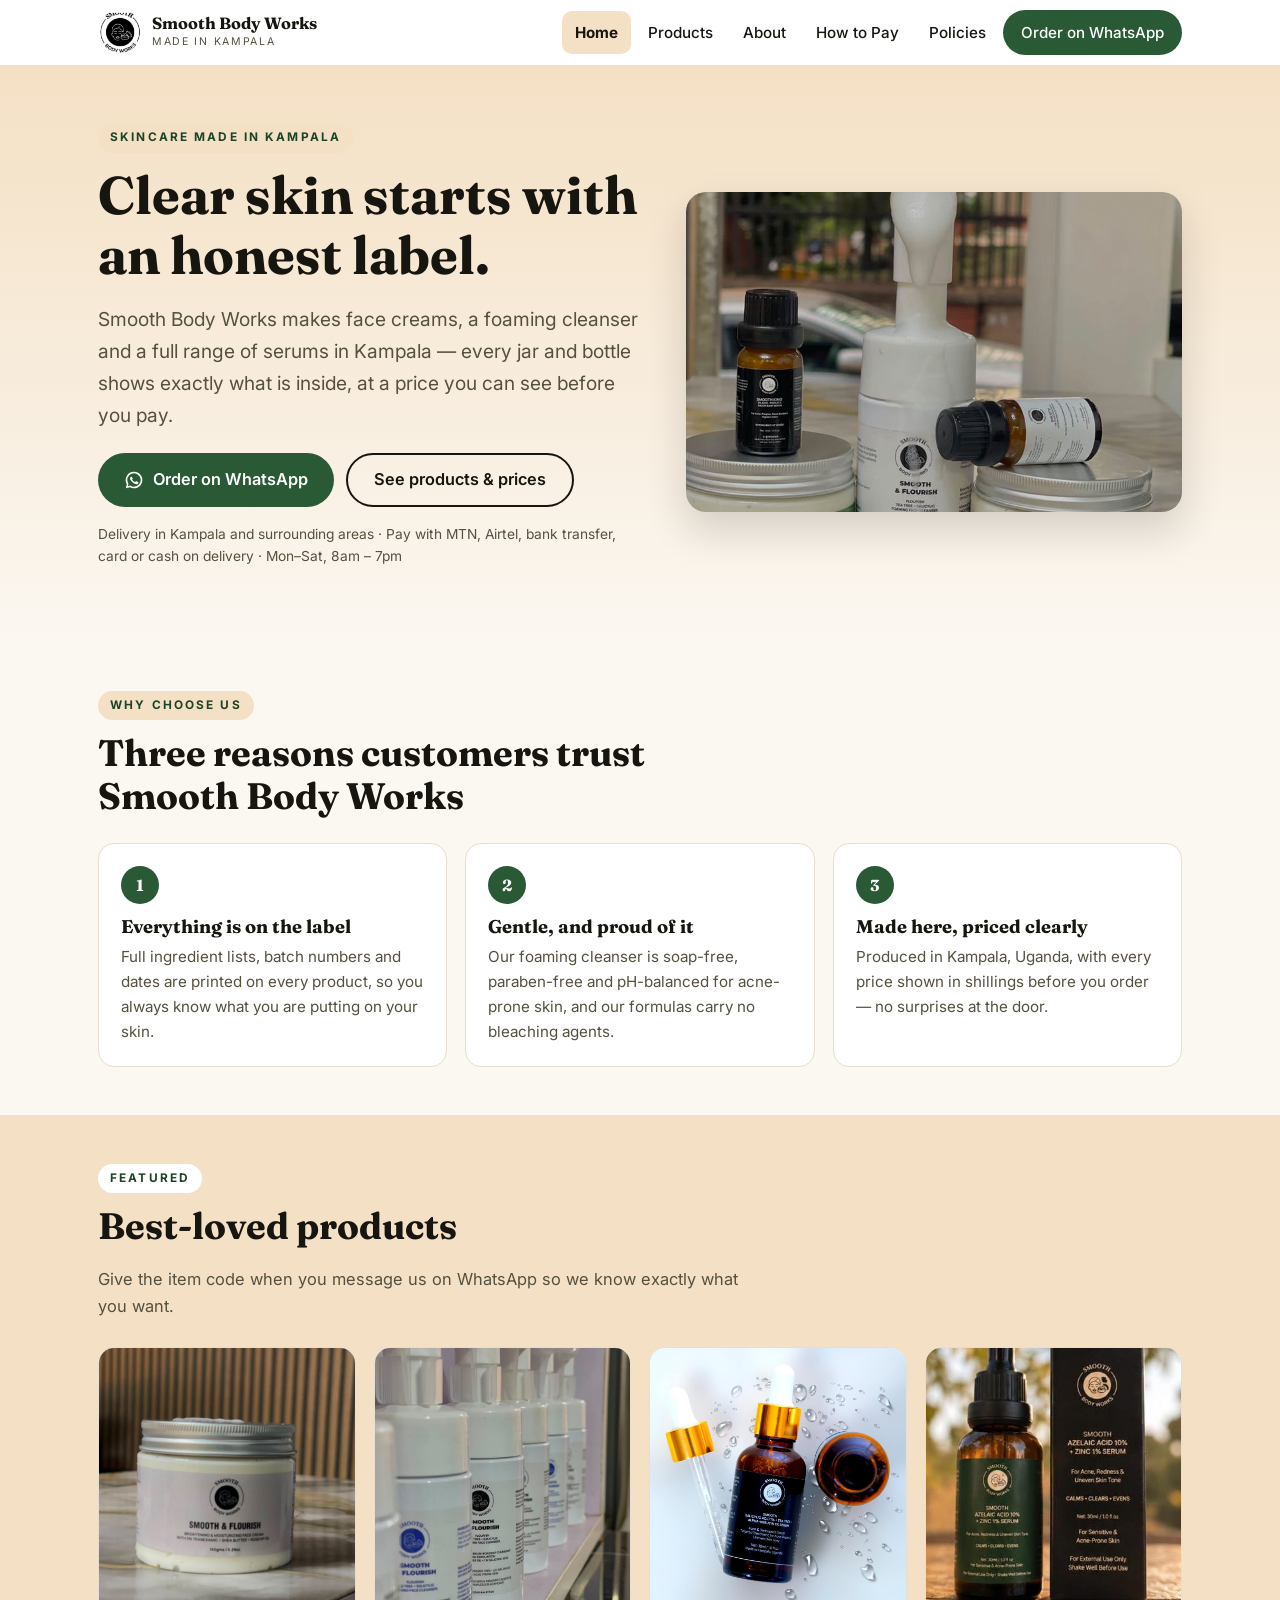
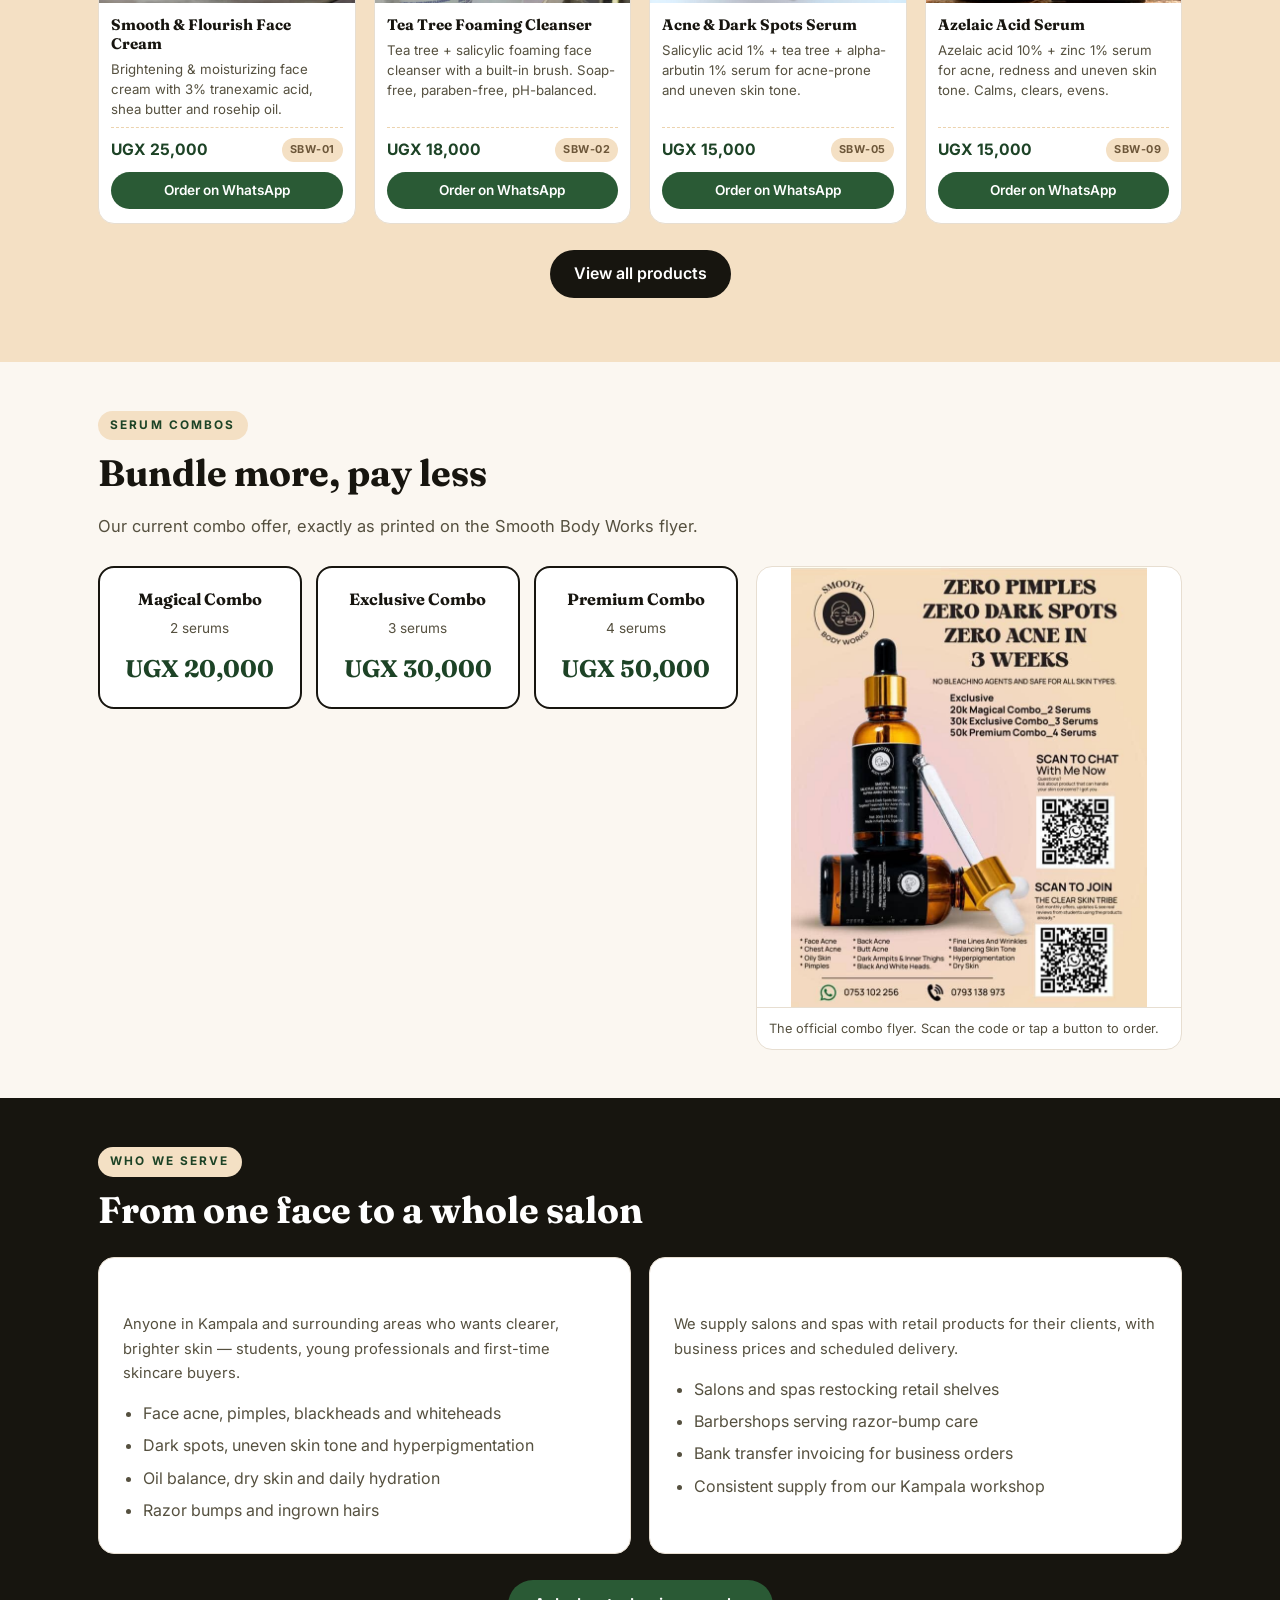
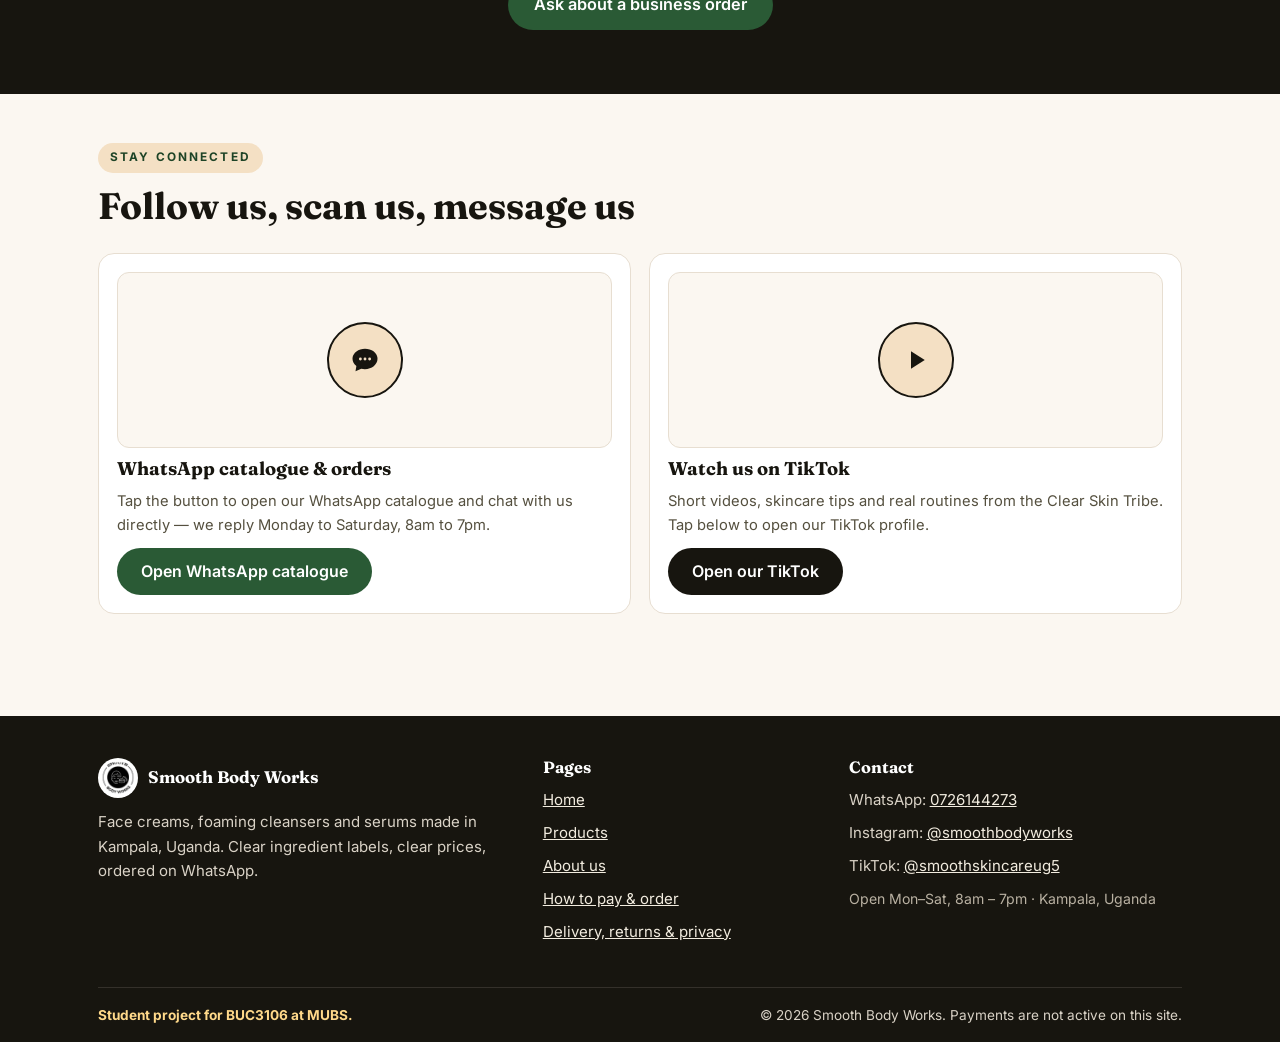
<file: index.html>
<!DOCTYPE html>
<html lang="en">
<head>
  <meta charset="UTF-8">
  <meta name="viewport" content="width=device-width, initial-scale=1.0">
  <!-- Title and description help people find the page on Google -->
  <title>Smooth Body Works — Skincare Made in Kampala | Order on WhatsApp</title>
  <meta name="description" content="Smooth Body Works makes face creams, foaming cleansers and serums in Kampala, Uganda. Clear prices in UGX, order on WhatsApp, pay by mobile money or cash on delivery.">
  <!-- The favicon is the business logo -->
  <link rel="icon" type="image/png" href="images/favicon.png">
  <!-- One shared stylesheet for every page -->
  <link rel="stylesheet" href="style.css">
  <!-- Google Fonts, with safe fallbacks if the internet is slow -->
  <link rel="preconnect" href="https://fonts.googleapis.com">
  <link rel="preconnect" href="https://fonts.gstatic.com" crossorigin>
  <link href="https://fonts.googleapis.com/css2?family=Fraunces:opsz,wght@9..144,600;9..144,700&family=Inter:wght@400;500;600;700&display=swap" rel="stylesheet">
</head>
<body>

<!-- ===== Header: logo + menu (same on all five pages) ===== -->
  <header class="site-header">
    <div class="header-inner">
      <a class="brand" href="index.html">
        <img src="images/logo.png" alt="Smooth Body Works circular logo">
        <span>
          <span class="brand-name">Smooth Body Works</span>
          <span class="brand-tag">Made in Kampala</span>
        </span>
      </a>

      <!-- Small screens: this button shows and hides the menu -->
      <button class="menu-btn" aria-label="Open the menu" aria-expanded="false" aria-controls="site-nav">
        <span></span><span></span><span></span>
      </button>

      <nav class="site-nav" id="site-nav" aria-label="Main menu">
        <ul>
          <li><a href="index.html" aria-current="page">Home</a></li>
          <li><a href="products.html">Products</a></li>
          <li><a href="about.html">About</a></li>
          <li><a href="pay.html">How to Pay</a></li>
          <li><a href="policies.html">Policies</a></li>
          <li class="nav-cta"><a href="https://wa.me/256726144273" target="_blank" rel="noopener">Order on WhatsApp</a></li>
        </ul>
      </nav>
    </div>
  </header>

  <main id="main">

    <!-- ===== Hero: big heading, one-sentence value, order button ===== -->
    <section class="hero">
      <div class="container hero-grid">
        <div>
          <span class="eyebrow">Skincare made in Kampala</span>
          <h1>Clear skin starts with an honest label.</h1>
          <p class="lede">
            Smooth Body Works makes face creams, a foaming cleanser and a full range of
            serums in Kampala — every jar and bottle shows exactly what is inside, at a
            price you can see before you pay.
          </p>

          <div class="hero-actions">
            <!-- Ordering only happens on WhatsApp. No forms on this site. -->
            <a class="btn btn-big" href="https://wa.me/256726144273" target="_blank" rel="noopener">
              <svg class="ic" viewBox="0 0 24 24" aria-hidden="true"><path fill="currentColor" d="M12 2a10 10 0 0 0-8.6 15.1L2 22l5.1-1.3A10 10 0 1 0 12 2Zm0 18a8 8 0 0 1-4.1-1.1l-.3-.2-3 .8.8-3-.2-.3A8 8 0 1 1 12 20Zm4.4-5.8c-.2-.1-1.4-.7-1.6-.8-.2-.1-.4-.1-.5.1l-.7.9c-.1.2-.3.2-.5.1a6.6 6.6 0 0 1-3.2-2.8c-.1-.2 0-.4.1-.5l.4-.5c.1-.2.1-.3 0-.5l-.7-1.6c-.2-.4-.4-.4-.5-.4h-.5c-.2 0-.5.1-.7.3-.9.9-1.1 2.2-.2 3.6a12 12 0 0 0 4.5 4.2c1.7.8 2.4.9 3.2.7.5-.1 1.4-.6 1.6-1.2.2-.6.2-1.1.1-1.2 0-.1-.2-.2-.4-.3Z"/></svg>
              Order on WhatsApp
            </a>
            <a class="btn btn-outline btn-big" href="products.html">See products &amp; prices</a>
          </div>

          <p class="hero-note">
            Delivery in Kampala and surrounding areas · Pay with MTN, Airtel, bank transfer,
            card or cash on delivery · Mon–Sat, 8am – 7pm
          </p>
        </div>

        <figure class="hero-img mb-0">
          <img src="images/hero-range.jpg"
               alt="Smooth Body Works products arranged on a marble table: face creams, a foaming cleanser and serums"
               width="750" height="1000">
        </figure>
      </div>
    </section>

    <!-- ===== Three reasons to choose us (facts from the labels) ===== -->
    <section class="section">
      <div class="container">
        <div class="section-head">
          <span class="eyebrow">Why choose us</span>
          <h2>Three reasons customers trust Smooth Body Works</h2>
        </div>

        <div class="grid-3">
          <article class="reason">
            <span class="num">1</span>
            <h3>Everything is on the label</h3>
            <p>Full ingredient lists, batch numbers and dates are printed on every product,
               so you always know what you are putting on your skin.</p>
          </article>

          <article class="reason">
            <span class="num">2</span>
            <h3>Gentle, and proud of it</h3>
            <p>Our foaming cleanser is soap-free, paraben-free and pH-balanced for
               acne-prone skin, and our formulas carry no bleaching agents.</p>
          </article>

          <article class="reason">
            <span class="num">3</span>
            <h3>Made here, priced clearly</h3>
            <p>Produced in Kampala, Uganda, with every price shown in shillings before you
               order — no surprises at the door.</p>
          </article>
        </div>
      </div>
    </section>

    <!-- ===== Featured products ===== -->
    <section class="section section-peach">
      <div class="container">
        <div class="section-head">
          <span class="eyebrow">Featured</span>
          <h2>Best-loved products</h2>
          <p>Give the item code when you message us on WhatsApp so we know exactly what you want.</p>
        </div>

        <div class="cards cards-4">
          <article class="card">
            <img src="images/product-face-cream.jpg" alt="Smooth and Flourish brightening and moisturizing face cream jar, 150 grams" width="750" height="1000">
            <div class="card-body">
              <h3>Smooth &amp; Flourish Face Cream</h3>
              <p class="desc">Brightening &amp; moisturizing face cream with 3% tranexamic acid, shea butter and rosehip oil.</p>
              <div class="price-row"><span class="price">UGX 25,000</span><span class="code">SBW-01</span></div>
              <a class="btn" href="https://wa.me/256726144273" target="_blank" rel="noopener">Order on WhatsApp</a>
            </div>
          </article>

          <article class="card">
            <img src="images/product-cleanser.jpg" alt="Row of Smooth and Flourish tea tree and salicylic foaming face cleanser bottles with built-in brush, 120 millilitres" width="750" height="1000">
            <div class="card-body">
              <h3>Tea Tree Foaming Cleanser</h3>
              <p class="desc">Tea tree + salicylic foaming face cleanser with a built-in brush. Soap-free, paraben-free, pH-balanced.</p>
              <div class="price-row"><span class="price">UGX 18,000</span><span class="code">SBW-02</span></div>
              <a class="btn" href="https://wa.me/256726144273" target="_blank" rel="noopener">Order on WhatsApp</a>
            </div>
          </article>

          <article class="card">
            <img src="images/product-acne-serum.jpg" alt="Smooth salicylic acid 1 percent with tea tree and alpha-arbutin serum bottle with water droplets, 30 millilitres" width="1000" height="967">
            <div class="card-body">
              <h3>Acne &amp; Dark Spots Serum</h3>
              <p class="desc">Salicylic acid 1% + tea tree + alpha-arbutin 1% serum for acne-prone and uneven skin tone.</p>
              <div class="price-row"><span class="price">UGX 15,000</span><span class="code">SBW-05</span></div>
              <a class="btn" href="https://wa.me/256726144273" target="_blank" rel="noopener">Order on WhatsApp</a>
            </div>
          </article>

          <article class="card">
            <img src="images/product-azelaic-serum.jpg" alt="Smooth azelaic acid 10 percent with zinc 1 percent serum bottle next to its black box, 30 millilitres" width="400" height="535">
            <div class="card-body">
              <h3>Azelaic Acid Serum</h3>
              <p class="desc">Azelaic acid 10% + zinc 1% serum for acne, redness and uneven skin tone. Calms, clears, evens.</p>
              <div class="price-row"><span class="price">UGX 15,000</span><span class="code">SBW-09</span></div>
              <a class="btn" href="https://wa.me/256726144273" target="_blank" rel="noopener">Order on WhatsApp</a>
            </div>
          </article>
        </div>

        <p class="center mt-0" style="margin-top:26px;">
          <a class="btn btn-dark" href="products.html">View all products</a>
        </p>
      </div>
    </section>

    <!-- ===== Real combo prices from the business flyer ===== -->
    <section class="section">
      <div class="container">
        <div class="section-head">
          <span class="eyebrow">Serum combos</span>
          <h2>Bundle more, pay less</h2>
          <p>Our current combo offer, exactly as printed on the Smooth Body Works flyer.</p>
        </div>

        <div class="combo-grid">
          <div class="combo-cards">
            <article class="combo">
              <div class="combo-name">Magical Combo</div>
              <div class="combo-items">2 serums</div>
              <div class="combo-price">UGX 20,000</div>
            </article>
            <article class="combo">
              <div class="combo-name">Exclusive Combo</div>
              <div class="combo-items">3 serums</div>
              <div class="combo-price">UGX 30,000</div>
            </article>
            <article class="combo">
              <div class="combo-name">Premium Combo</div>
              <div class="combo-items">4 serums</div>
              <div class="combo-price">UGX 50,000</div>
            </article>
          </div>

          <figure class="combo-flyer mb-0">
            <img src="images/flyer-combos.jpg" alt="Smooth Body Works flyer showing the 20,000, 30,000 and 50,000 shilling serum combos with WhatsApp QR codes" width="720" height="890">
            <figcaption>The official combo flyer. Scan the code or tap a button to order.</figcaption>
          </figure>
        </div>
      </div>
    </section>

    <!-- ===== Who we serve: everyday customers and businesses ===== -->
    <section class="section section-ink">
      <div class="container">
        <div class="section-head">
          <span class="eyebrow">Who we serve</span>
          <h2>From one face to a whole salon</h2>
        </div>

        <div class="grid-2">
          <article class="serve">
            <h3>Everyday customers</h3>
            <p class="muted">Anyone in Kampala and surrounding areas who wants clearer,
               brighter skin — students, young professionals and first-time skincare buyers.</p>
            <ul>
              <li>Face acne, pimples, blackheads and whiteheads</li>
              <li>Dark spots, uneven skin tone and hyperpigmentation</li>
              <li>Oil balance, dry skin and daily hydration</li>
              <li>Razor bumps and ingrown hairs</li>
            </ul>
          </article>

          <article class="serve">
            <h3>Business customers</h3>
            <p class="muted">We supply salons and spas with retail products for their clients,
               with business prices and scheduled delivery.</p>
            <ul>
              <li>Salons and spas restocking retail shelves</li>
              <li>Barbershops serving razor-bump care</li>
              <li>Bank transfer invoicing for business orders</li>
              <li>Consistent supply from our Kampala workshop</li>
            </ul>
          </article>
        </div>

        <p class="center" style="margin-top:26px;">
          <a class="btn btn-big" href="https://wa.me/256726144273" target="_blank" rel="noopener">Ask about a business order</a>
        </p>
      </div>
    </section>

    <!-- ===== TikTok link and WhatsApp catalogue + QR ===== -->
    <section class="section">
      <div class="container">
        <div class="section-head">
          <span class="eyebrow">Stay connected</span>
          <h2>Follow us, scan us, message us</h2>
        </div>

        <div class="connect">
          <article class="connect-card">
            <div class="connect-media">
              <span class="play" aria-hidden="true">
                <svg viewBox="0 0 24 24" width="30" height="30" focusable="false"><path fill="#17150f" d="M12 3C6.5 3 2 6.6 2 11c0 2.3 1.2 4.4 3.1 5.8L4.4 21l4.6-2.1c.9.2 1.9.4 2.9.4 5.5 0 10.1-3.6 10.1-8.3S17.5 3 12 3z"/><circle cx="8.3" cy="11.2" r="1.15" fill="#f4e0c4"/><circle cx="12" cy="11.2" r="1.15" fill="#f4e0c4"/><circle cx="15.7" cy="11.2" r="1.15" fill="#f4e0c4"/></svg>
              </span>
            </div>
            <h3 class="mb-0">WhatsApp catalogue &amp; orders</h3>
            <p>Tap the button to open our WhatsApp catalogue and chat with us directly —
               we reply Monday to Saturday, 8am to 7pm.</p>
            <a class="btn" href="https://wa.me/c/256726144273" target="_blank" rel="noopener">Open WhatsApp catalogue</a>
          </article>

          <article class="connect-card">
            <div class="connect-media">
              <span class="play" aria-hidden="true">
                <svg viewBox="0 0 24 24" width="30" height="30" focusable="false"><path fill="#17150f" d="M8 5v14l11-7z"/></svg>
              </span>
            </div>
            <h3 class="mb-0">Watch us on TikTok</h3>
            <p>Short videos, skincare tips and real routines from the Clear Skin Tribe.
               Tap below to open our TikTok profile.</p>
            <a class="btn btn-dark" href="https://www.tiktok.com/@smoothskincareug5" target="_blank" rel="noopener">Open our TikTok</a>
          </article>
        </div>
      </div>
    </section>

  </main>

  <!-- ===== Footer (identical on every page) ===== -->
  <footer class="site-footer">
    <div class="container">
      <div class="footer-grid">
        <div>
          <div class="footer-brand">
            <img src="images/logo.png" alt="">
            <b>Smooth Body Works</b>
          </div>
          <p class="mb-0">Face creams, foaming cleansers and serums made in Kampala, Uganda.
             Clear ingredient labels, clear prices, ordered on WhatsApp.</p>
        </div>

        <div>
          <h3>Pages</h3>
          <ul>
            <li><a href="index.html">Home</a></li>
            <li><a href="products.html">Products</a></li>
            <li><a href="about.html">About us</a></li>
            <li><a href="pay.html">How to pay &amp; order</a></li>
            <li><a href="policies.html">Delivery, returns &amp; privacy</a></li>
          </ul>
        </div>

        <div>
          <h3>Contact</h3>
          <ul>
            <li>WhatsApp: <a href="https://wa.me/256726144273" target="_blank" rel="noopener">0726144273</a></li>
            <li>Instagram: <a href="https://www.instagram.com/smoothbodyworks?utm_source=qr&obrf=eDZ1cmJhZmI5ZDhy" target="_blank" rel="noopener">@smoothbodyworks</a></li>
            <li>TikTok: <a href="https://www.tiktok.com/@smoothskincareug5" target="_blank" rel="noopener">@smoothskincareug5</a></li>
            <li class="footer-hours">Open Mon–Sat, 8am – 7pm · Kampala, Uganda</li>
          </ul>
        </div>
      </div>

      <div class="footer-bottom">
        <span class="student">Student project for BUC3106 at MUBS.</span>
        <span>© 2026 Smooth Body Works. Payments are not active on this site.</span>
      </div>
    </div>
  </footer>

  <!-- Small script: only opens and closes the mobile menu -->
  <script>
    (function () {
      var btn = document.querySelector('.menu-btn');
      var nav = document.querySelector('.site-nav');
      if (!btn || !nav) return;
      btn.addEventListener('click', function () {
        var open = nav.classList.toggle('open');
        btn.setAttribute('aria-expanded', open ? 'true' : 'false');
        btn.setAttribute('aria-label', open ? 'Close the menu' : 'Open the menu');
      });
      // Close the menu after a link is tapped
      nav.addEventListener('click', function (e) {
        if (e.target.tagName === 'A') {
          nav.classList.remove('open');
          btn.setAttribute('aria-expanded', 'false');
        }
      });
    })();
  </script>

</body>
</html>
</file>
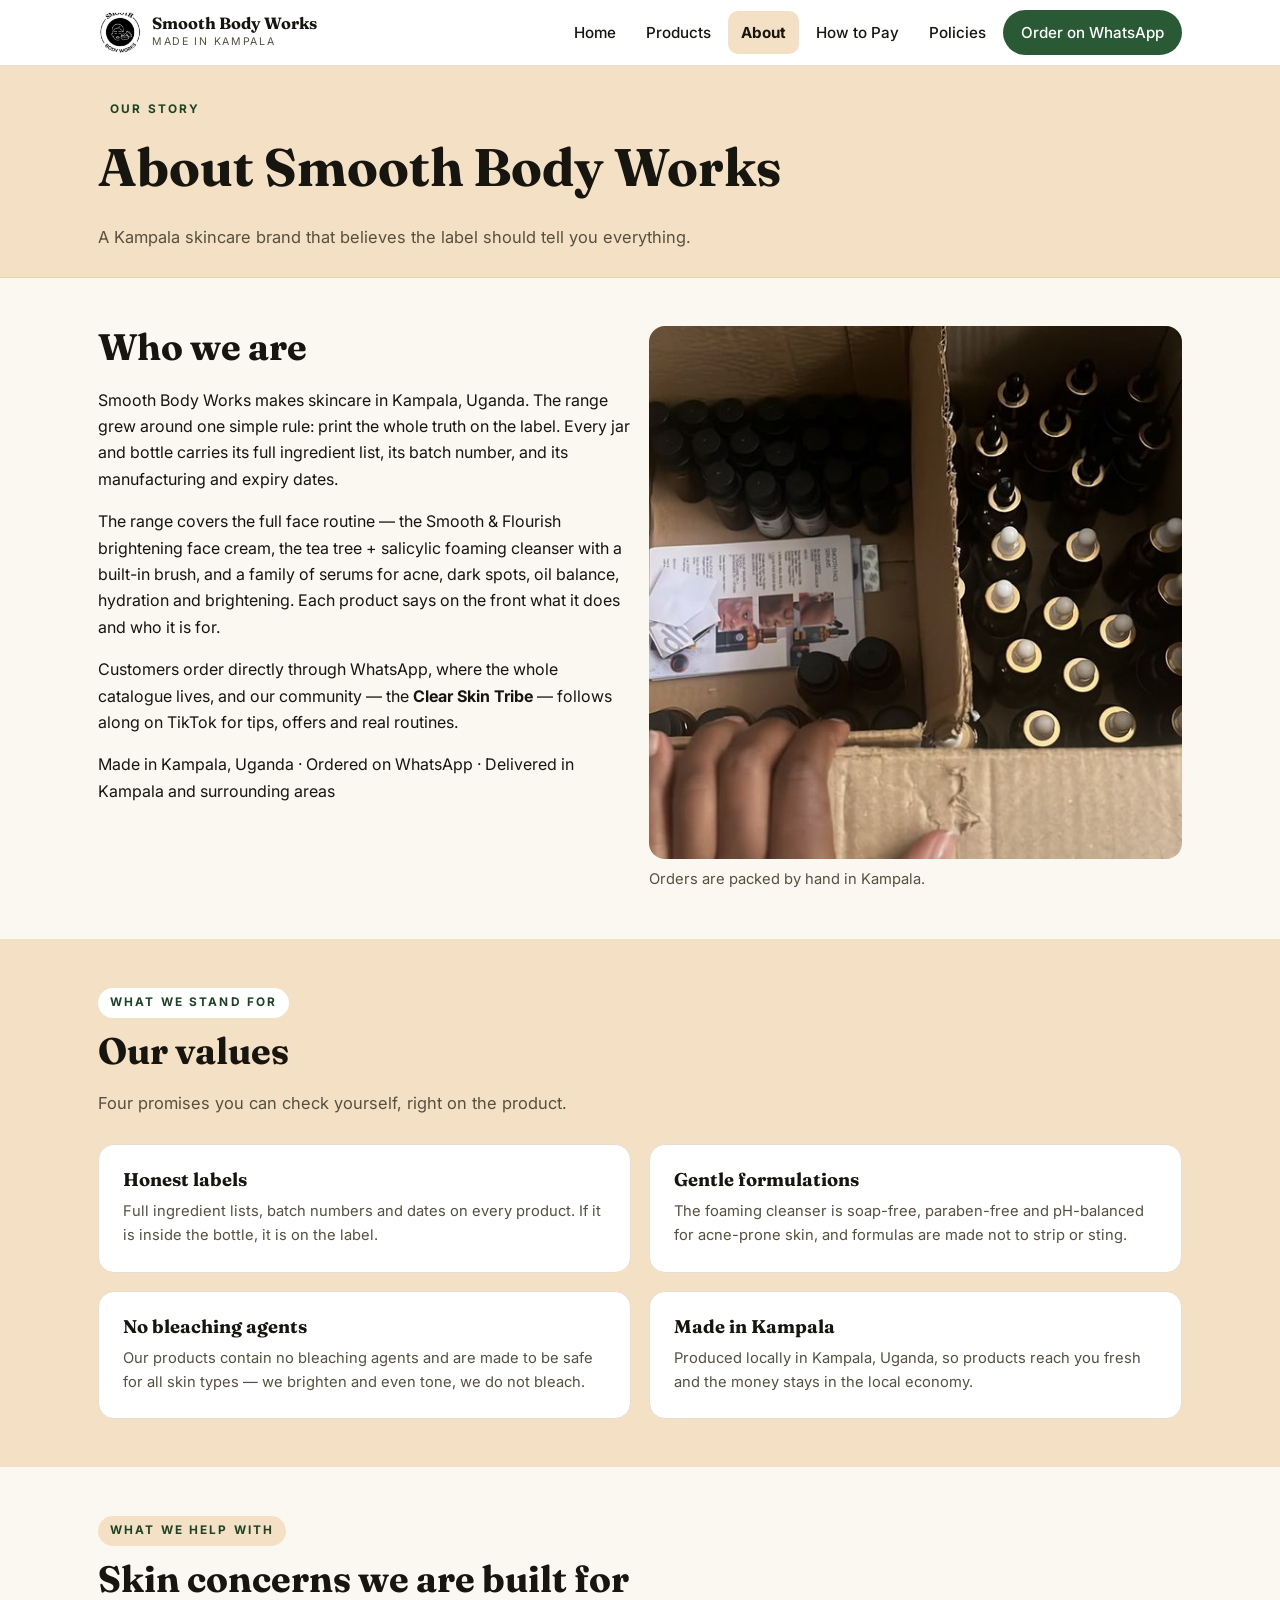
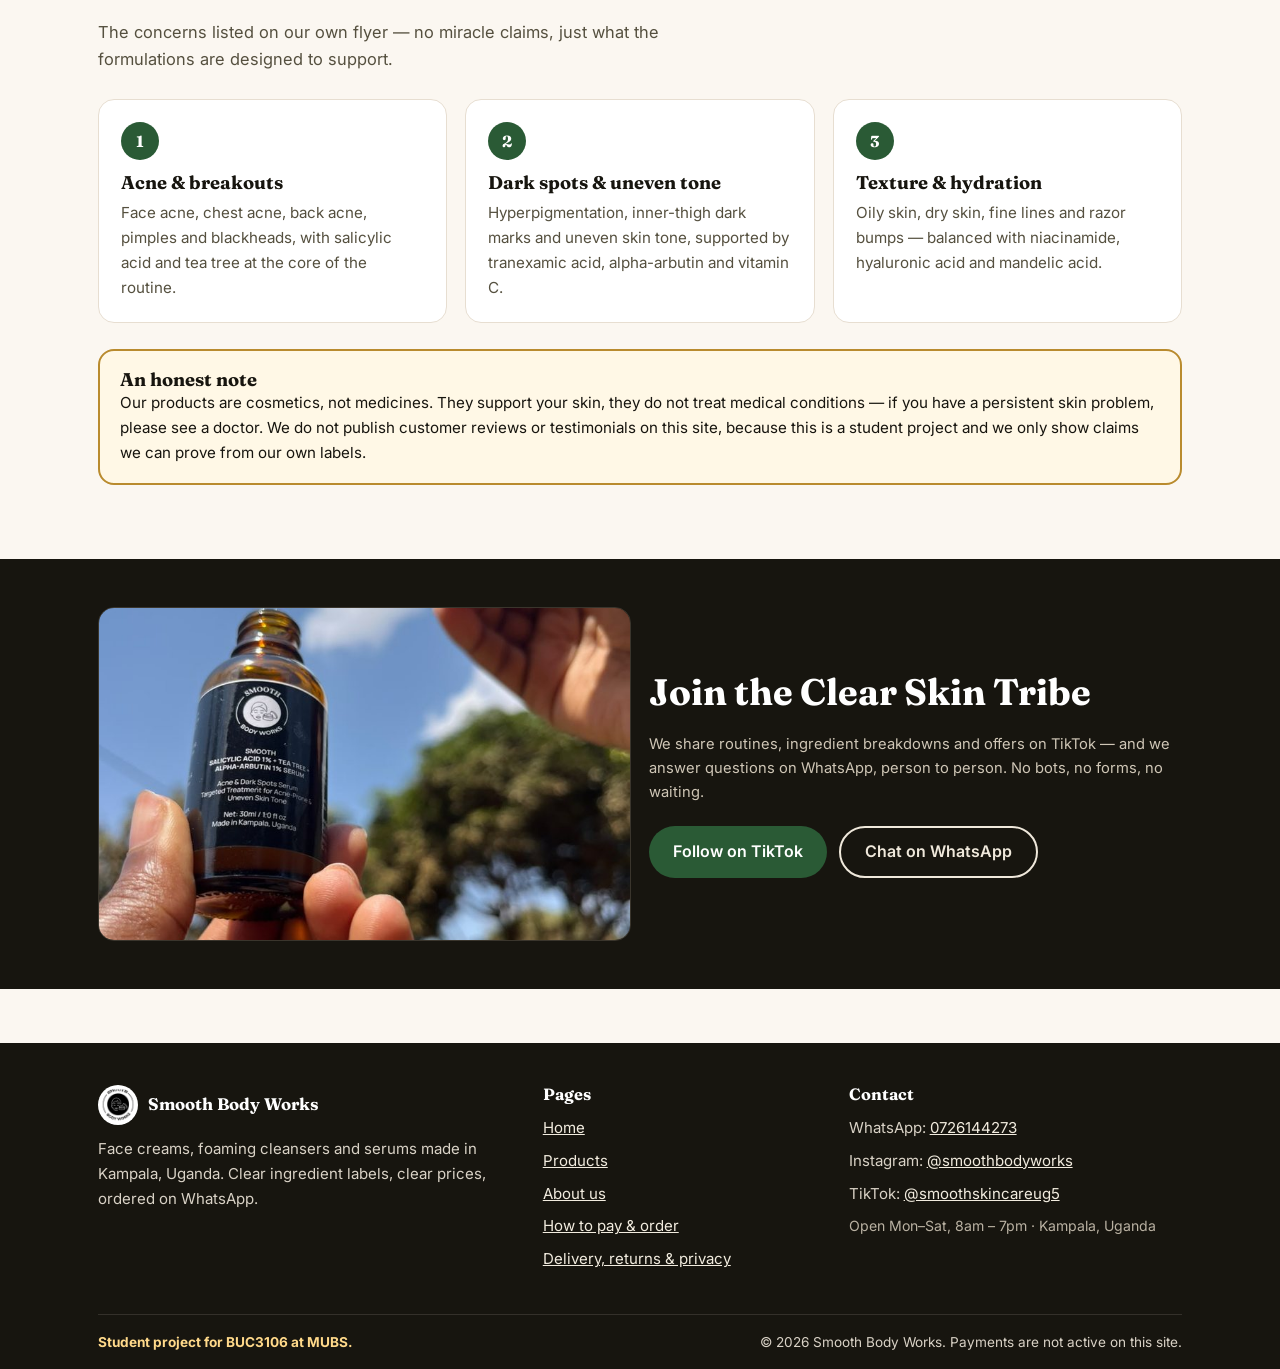
<file: about.html>
<!DOCTYPE html>
<html lang="en">
<head>
  <meta charset="UTF-8">
  <meta name="viewport" content="width=device-width, initial-scale=1.0">
  <title>About Smooth Body Works — Skincare Made in Kampala</title>
  <meta name="description" content="The story and values of Smooth Body Works: skincare made in Kampala, Uganda, with honest ingredient labels, gentle formulations and a Clear Skin Tribe community on TikTok.">
  <link rel="icon" type="image/png" href="images/favicon.png">
  <link rel="stylesheet" href="style.css">
  <link rel="preconnect" href="https://fonts.googleapis.com">
  <link rel="preconnect" href="https://fonts.gstatic.com" crossorigin>
  <link href="https://fonts.googleapis.com/css2?family=Fraunces:opsz,wght@9..144,600;9..144,700&family=Inter:wght@400;500;600;700&display=swap" rel="stylesheet">
</head>
<body>

<header class="site-header">
    <div class="header-inner">
      <a class="brand" href="index.html">
        <img src="images/logo.png" alt="Smooth Body Works circular logo">
        <span>
          <span class="brand-name">Smooth Body Works</span>
          <span class="brand-tag">Made in Kampala</span>
        </span>
      </a>
      <button class="menu-btn" aria-label="Open the menu" aria-expanded="false" aria-controls="site-nav">
        <span></span><span></span><span></span>
      </button>
      <nav class="site-nav" id="site-nav" aria-label="Main menu">
        <ul>
          <li><a href="index.html">Home</a></li>
          <li><a href="products.html">Products</a></li>
          <li><a href="about.html" aria-current="page">About</a></li>
          <li><a href="pay.html">How to Pay</a></li>
          <li><a href="policies.html">Policies</a></li>
          <li class="nav-cta"><a href="https://wa.me/256726144273" target="_blank" rel="noopener">Order on WhatsApp</a></li>
        </ul>
      </nav>
    </div>
  </header>

  <main id="main">

    <div class="page-head">
      <div class="container">
        <span class="eyebrow">Our story</span>
        <h1>About Smooth Body Works</h1>
        <p>A Kampala skincare brand that believes the label should tell you everything.</p>
      </div>
    </div>

    <!-- ===== The story, only confirmed facts ===== -->
    <section class="section">
      <div class="container grid-2">
        <div>
          <h2>Who we are</h2>
          <p>
            Smooth Body Works makes skincare in Kampala, Uganda. The range grew around one
            simple rule: print the whole truth on the label. Every jar and bottle carries its
            full ingredient list, its batch number, and its manufacturing and expiry dates.
          </p>
          <p>
            The range covers the full face routine — the Smooth &amp; Flourish brightening
            face cream, the tea tree + salicylic foaming cleanser with a built-in brush, and
            a family of serums for acne, dark spots, oil balance, hydration and brightening.
            Each product says on the front what it does and who it is for.
          </p>
          <p>
            Customers order directly through WhatsApp, where the whole catalogue lives, and
            our community — the <b>Clear Skin Tribe</b> — follows along on TikTok for tips,
            offers and real routines.
          </p>

          <p class="meta">Made in Kampala, Uganda · Ordered on WhatsApp · Delivered in Kampala
             and surrounding areas</p>
        </div>

        <figure class="mb-0">
          <img src="images/about-packing.jpg"
               alt="Cardboard box packed with Smooth Body Works serum bottles ready to be shipped to customers"
               width="562" height="1000"
               style="border-radius:16px; width:100%; object-fit:cover; aspect-ratio:1/1;">
          <figcaption class="muted" style="margin-top:8px;">Orders are packed by hand in Kampala.</figcaption>
        </figure>
      </div>
    </section>

    <!-- ===== Values, each one backed by something real ===== -->
    <section class="section section-peach">
      <div class="container">
        <div class="section-head">
          <span class="eyebrow">What we stand for</span>
          <h2>Our values</h2>
          <p>Four promises you can check yourself, right on the product.</p>
        </div>

        <div class="grid-2">
          <article class="serve">
            <h3>Honest labels</h3>
            <p class="muted mb-0">Full ingredient lists, batch numbers and dates on every
               product. If it is inside the bottle, it is on the label.</p>
          </article>

          <article class="serve">
            <h3>Gentle formulations</h3>
            <p class="muted mb-0">The foaming cleanser is soap-free, paraben-free and
               pH-balanced for acne-prone skin, and formulas are made not to strip or sting.</p>
          </article>

          <article class="serve">
            <h3>No bleaching agents</h3>
            <p class="muted mb-0">Our products contain no bleaching agents and are made to
               be safe for all skin types — we brighten and even tone, we do not bleach.</p>
          </article>

          <article class="serve">
            <h3>Made in Kampala</h3>
            <p class="muted mb-0">Produced locally in Kampala, Uganda, so products reach you
               fresh and the money stays in the local economy.</p>
          </article>
        </div>
      </div>
    </section>

    <!-- ===== What we help with (from the concerns on our flyer) ===== -->
    <section class="section">
      <div class="container">
        <div class="section-head">
          <span class="eyebrow">What we help with</span>
          <h2>Skin concerns we are built for</h2>
          <p>The concerns listed on our own flyer — no miracle claims, just what the
             formulations are designed to support.</p>
        </div>

        <div class="grid-3">
          <article class="reason">
            <span class="num">1</span>
            <h3>Acne &amp; breakouts</h3>
            <p>Face acne, chest acne, back acne, pimples and blackheads, with salicylic
               acid and tea tree at the core of the routine.</p>
          </article>
          <article class="reason">
            <span class="num">2</span>
            <h3>Dark spots &amp; uneven tone</h3>
            <p>Hyperpigmentation, inner-thigh dark marks and uneven skin tone, supported by
               tranexamic acid, alpha-arbutin and vitamin C.</p>
          </article>
          <article class="reason">
            <span class="num">3</span>
            <h3>Texture &amp; hydration</h3>
            <p>Oily skin, dry skin, fine lines and razor bumps — balanced with niacinamide,
               hyaluronic acid and mandelic acid.</p>
          </article>
        </div>

        <div class="warn" style="margin-top:26px;">
          <h3 class="mb-0">An honest note</h3>
          <p class="mb-0">Our products are cosmetics, not medicines. They support your skin,
             they do not treat medical conditions — if you have a persistent skin problem,
             please see a doctor. We do not publish customer reviews or testimonials on this
             site, because this is a student project and we only show claims we can prove
             from our own labels.</p>
        </div>
      </div>
    </section>

    <!-- ===== Social proof is a link, not invented testimonials ===== -->
    <section class="section section-ink">
      <div class="container grid-2" style="align-items:center;">
        <figure class="mb-0" style="border-radius:16px; overflow:hidden; border:1px solid #3a352c;">
          <img src="images/lifestyle-serum.jpg"
               alt="Hand holding a dropper of Smooth salicylic acid serum against a blue sky"
               width="750" height="1000"
               style="width:100%; object-fit:cover; aspect-ratio:16/10;">
        </figure>
        <div>
          <h2>Join the Clear Skin Tribe</h2>
          <p class="muted">
            We share routines, ingredient breakdowns and offers on TikTok — and we answer
            questions on WhatsApp, person to person. No bots, no forms, no waiting.
          </p>
          <div class="hero-actions">
            <a class="btn" href="https://www.tiktok.com/@smoothskincareug5" target="_blank" rel="noopener">Follow on TikTok</a>
            <a class="btn btn-outline" style="border-color:#efe8db; color:#efe8db;"
               href="https://wa.me/256726144273" target="_blank" rel="noopener">Chat on WhatsApp</a>
          </div>
        </div>
      </div>
    </section>

  </main>

  <footer class="site-footer">
    <div class="container">
      <div class="footer-grid">
        <div>
          <div class="footer-brand">
            <img src="images/logo.png" alt="">
            <b>Smooth Body Works</b>
          </div>
          <p class="mb-0">Face creams, foaming cleansers and serums made in Kampala, Uganda.
             Clear ingredient labels, clear prices, ordered on WhatsApp.</p>
        </div>

        <div>
          <h3>Pages</h3>
          <ul>
            <li><a href="index.html">Home</a></li>
            <li><a href="products.html">Products</a></li>
            <li><a href="about.html">About us</a></li>
            <li><a href="pay.html">How to pay &amp; order</a></li>
            <li><a href="policies.html">Delivery, returns &amp; privacy</a></li>
          </ul>
        </div>

        <div>
          <h3>Contact</h3>
          <ul>
            <li>WhatsApp: <a href="https://wa.me/256726144273" target="_blank" rel="noopener">0726144273</a></li>
            <li>Instagram: <a href="https://www.instagram.com/smoothbodyworks?utm_source=qr&obrf=eDZ1cmJhZmI5ZDhy" target="_blank" rel="noopener">@smoothbodyworks</a></li>
            <li>TikTok: <a href="https://www.tiktok.com/@smoothskincareug5" target="_blank" rel="noopener">@smoothskincareug5</a></li>
            <li class="footer-hours">Open Mon–Sat, 8am – 7pm · Kampala, Uganda</li>
          </ul>
        </div>
      </div>

      <div class="footer-bottom">
        <span class="student">Student project for BUC3106 at MUBS.</span>
        <span>© 2026 Smooth Body Works. Payments are not active on this site.</span>
      </div>
    </div>
  </footer>

  <script>
    (function () {
      var btn = document.querySelector('.menu-btn');
      var nav = document.querySelector('.site-nav');
      if (!btn || !nav) return;
      btn.addEventListener('click', function () {
        var open = nav.classList.toggle('open');
        btn.setAttribute('aria-expanded', open ? 'true' : 'false');
        btn.setAttribute('aria-label', open ? 'Close the menu' : 'Open the menu');
      });
      nav.addEventListener('click', function (e) {
        if (e.target.tagName === 'A') {
          nav.classList.remove('open');
          btn.setAttribute('aria-expanded', 'false');
        }
      });
    })();
  </script>

</body>
</html>
</file>
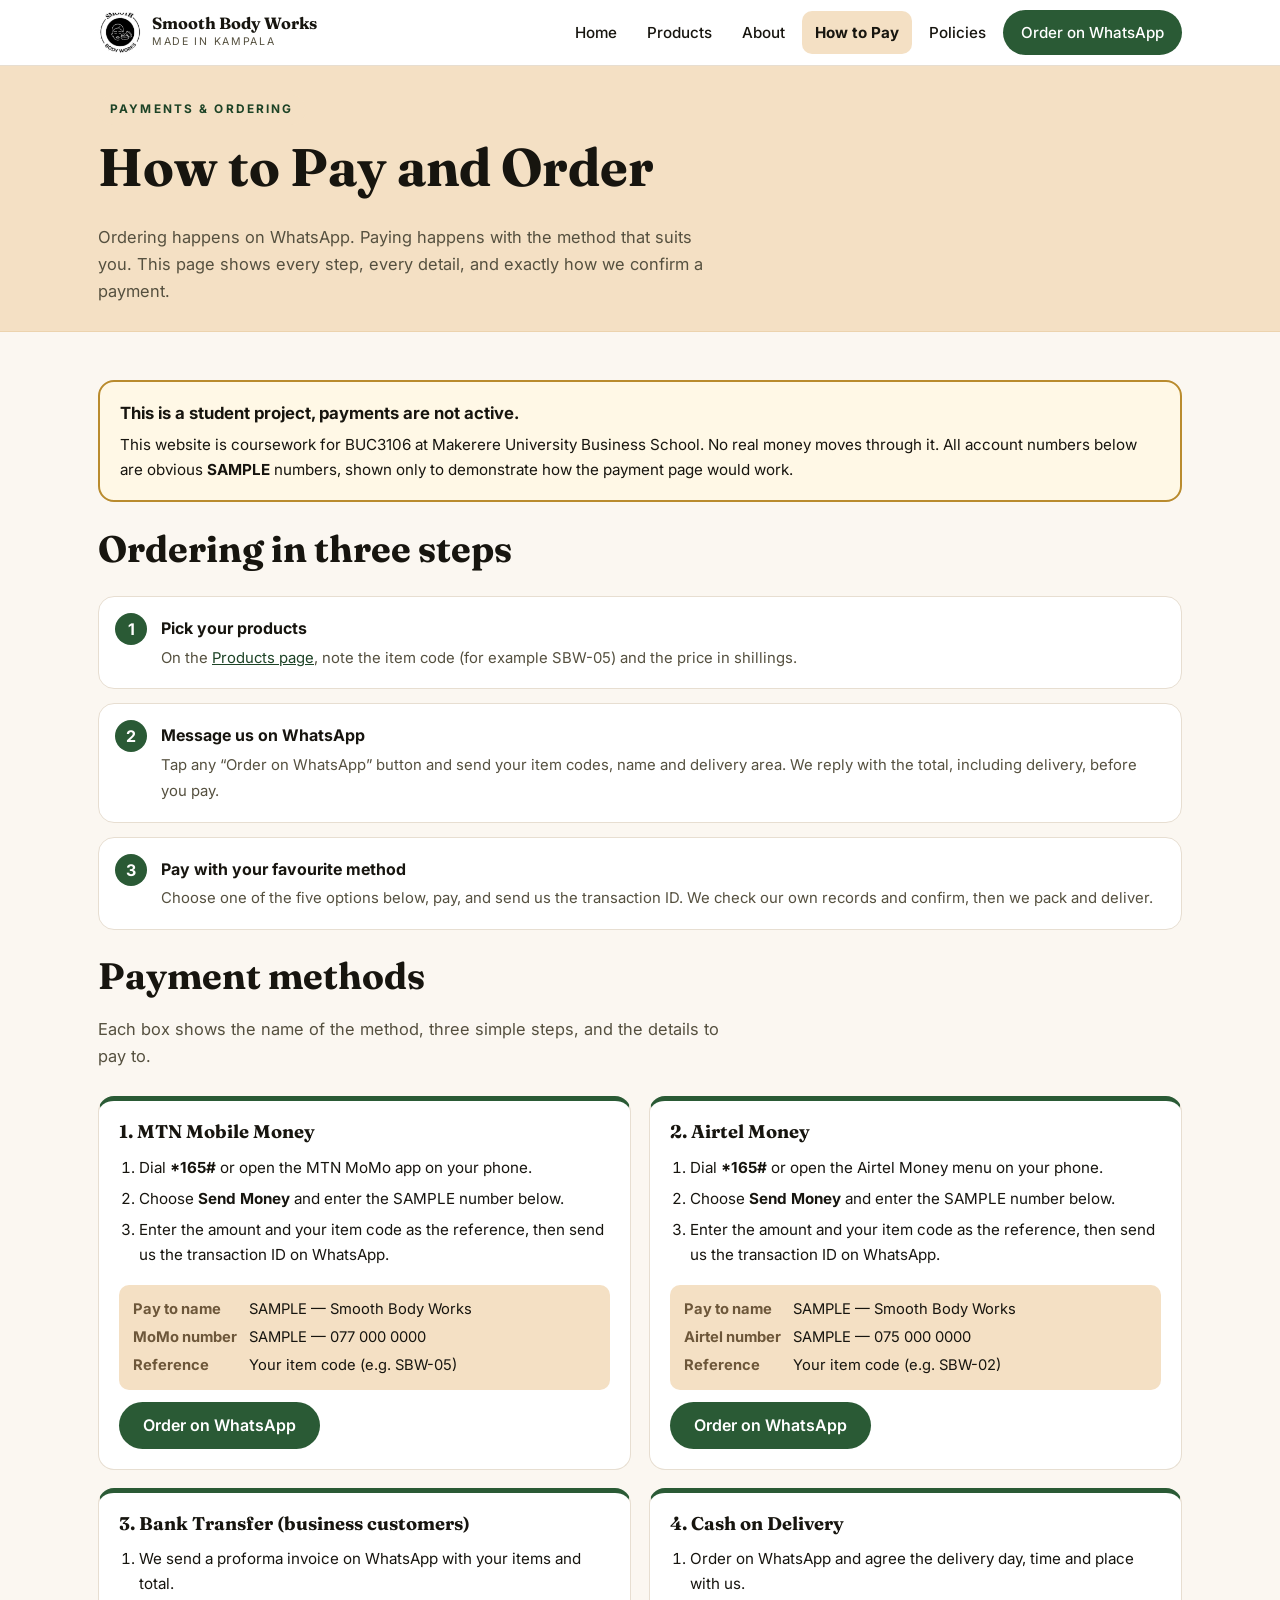
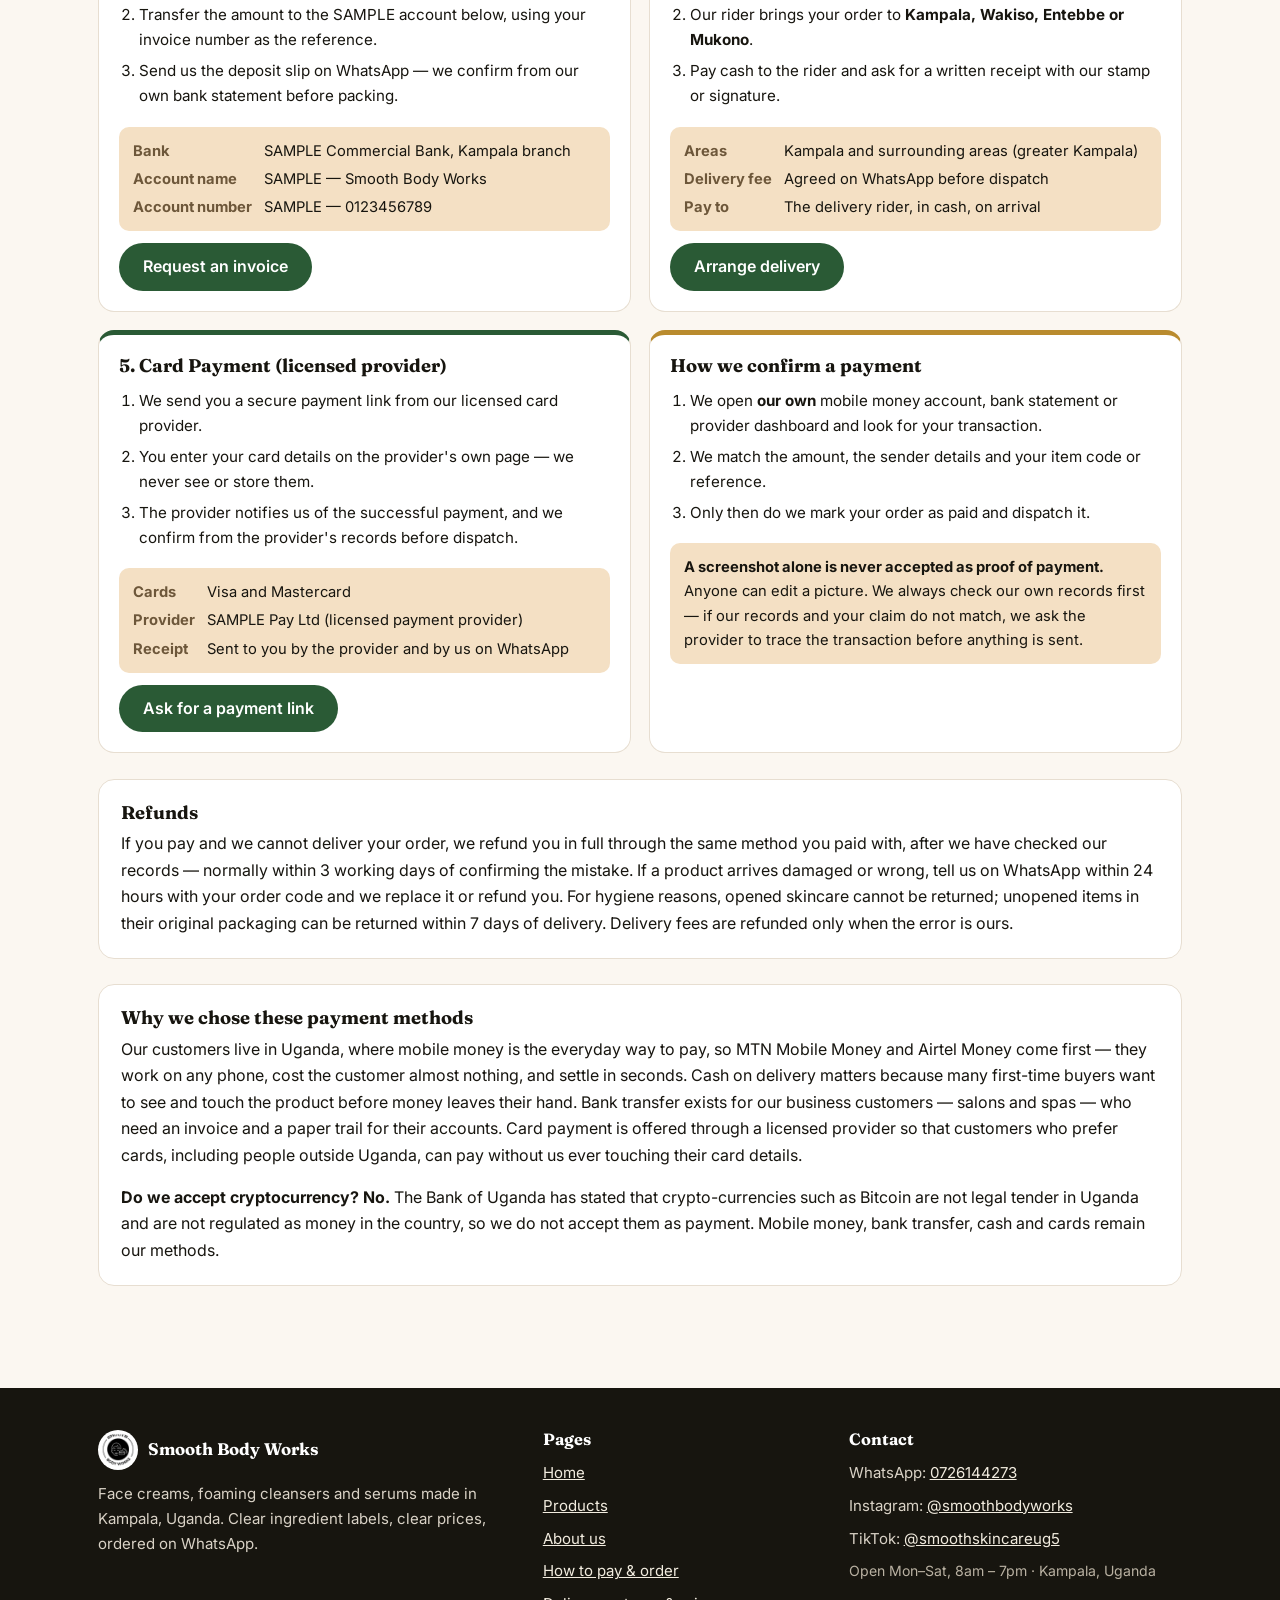
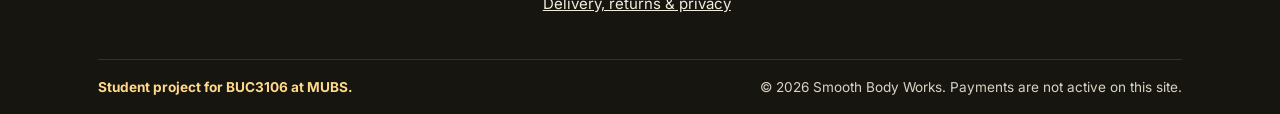
<file: pay.html>
<!DOCTYPE html>
<html lang="en">
<head>
  <meta charset="UTF-8">
  <meta name="viewport" content="width=device-width, initial-scale=1.0">
  <title>How to Pay and Order — Smooth Body Works</title>
  <meta name="description" content="How to order and pay Smooth Body Works: MTN Mobile Money, Airtel Money, bank transfer for businesses, cash on delivery in Kampala and card payment through a licensed provider. Student project — payments are not active.">
  <link rel="icon" type="image/png" href="images/favicon.png">
  <link rel="stylesheet" href="style.css">
  <link rel="preconnect" href="https://fonts.googleapis.com">
  <link rel="preconnect" href="https://fonts.gstatic.com" crossorigin>
  <link href="https://fonts.googleapis.com/css2?family=Fraunces:opsz,wght@9..144,600;9..144,700&family=Inter:wght@400;500;600;700&display=swap" rel="stylesheet">
</head>
<body>

<header class="site-header">
    <div class="header-inner">
      <a class="brand" href="index.html">
        <img src="images/logo.png" alt="Smooth Body Works circular logo">
        <span>
          <span class="brand-name">Smooth Body Works</span>
          <span class="brand-tag">Made in Kampala</span>
        </span>
      </a>
      <button class="menu-btn" aria-label="Open the menu" aria-expanded="false" aria-controls="site-nav">
        <span></span><span></span><span></span>
      </button>
      <nav class="site-nav" id="site-nav" aria-label="Main menu">
        <ul>
          <li><a href="index.html">Home</a></li>
          <li><a href="products.html">Products</a></li>
          <li><a href="about.html">About</a></li>
          <li><a href="pay.html" aria-current="page">How to Pay</a></li>
          <li><a href="policies.html">Policies</a></li>
          <li class="nav-cta"><a href="https://wa.me/256726144273" target="_blank" rel="noopener">Order on WhatsApp</a></li>
        </ul>
      </nav>
    </div>
  </header>

  <main id="main">

    <div class="page-head">
      <div class="container">
        <span class="eyebrow">Payments &amp; ordering</span>
        <h1>How to Pay and Order</h1>
        <p>Ordering happens on WhatsApp. Paying happens with the method that suits you.
           This page shows every step, every detail, and exactly how we confirm a payment.</p>
      </div>
    </div>

    <section class="section">
      <div class="container">

        <!-- The required student-project warning -->
        <div class="warn">
          <strong>This is a student project, payments are not active.</strong>
          <p>This website is coursework for BUC3106 at Makerere University Business School.
             No real money moves through it. All account numbers below are obvious
             <b>SAMPLE</b> numbers, shown only to demonstrate how the payment page would work.</p>
        </div>

        <!-- ===== Ordering in three steps ===== -->
        <div class="section-head">
          <h2>Ordering in three steps</h2>
        </div>
        <ol class="steps mb-2">
          <li>
            <strong>Pick your products</strong>
            <span>On the <a href="products.html">Products page</a>, note the item code
                  (for example SBW-05) and the price in shillings.</span>
          </li>
          <li>
            <strong>Message us on WhatsApp</strong>
            <span>Tap any “Order on WhatsApp” button and send your item codes, name and
                  delivery area. We reply with the total, including delivery, before you pay.</span>
          </li>
          <li>
            <strong>Pay with your favourite method</strong>
            <span>Choose one of the five options below, pay, and send us the transaction ID.
                  We check our own records and confirm, then we pack and deliver.</span>
          </li>
        </ol>

        <!-- ===== The five payment method boxes ===== -->
        <div class="section-head">
          <h2>Payment methods</h2>
          <p>Each box shows the name of the method, three simple steps, and the details to
             pay to.</p>
        </div>

        <div class="pay-grid mb-2">

          <!-- MTN Mobile Money -->
          <article class="pay-box">
            <h3>1. MTN Mobile Money</h3>
            <ol>
              <li>Dial <b>*165#</b> or open the MTN MoMo app on your phone.</li>
              <li>Choose <b>Send Money</b> and enter the SAMPLE number below.</li>
              <li>Enter the amount and your item code as the reference, then send us the
                  transaction ID on WhatsApp.</li>
            </ol>
            <div class="pay-details">
              <dl>
                <dt>Pay to name</dt><dd>SAMPLE — Smooth Body Works</dd>
                <dt>MoMo number</dt><dd>SAMPLE — 077 000 0000</dd>
                <dt>Reference</dt><dd>Your item code (e.g. SBW-05)</dd>
              </dl>
            </div>
            <a class="btn" href="https://wa.me/256726144273" target="_blank" rel="noopener">Order on WhatsApp</a>
          </article>

          <!-- Airtel Money -->
          <article class="pay-box">
            <h3>2. Airtel Money</h3>
            <ol>
              <li>Dial <b>*165#</b> or open the Airtel Money menu on your phone.</li>
              <li>Choose <b>Send Money</b> and enter the SAMPLE number below.</li>
              <li>Enter the amount and your item code as the reference, then send us the
                  transaction ID on WhatsApp.</li>
            </ol>
            <div class="pay-details">
              <dl>
                <dt>Pay to name</dt><dd>SAMPLE — Smooth Body Works</dd>
                <dt>Airtel number</dt><dd>SAMPLE — 075 000 0000</dd>
                <dt>Reference</dt><dd>Your item code (e.g. SBW-02)</dd>
              </dl>
            </div>
            <a class="btn" href="https://wa.me/256726144273" target="_blank" rel="noopener">Order on WhatsApp</a>
          </article>

          <!-- Bank transfer for business customers -->
          <article class="pay-box">
            <h3>3. Bank Transfer (business customers)</h3>
            <ol>
              <li>We send a proforma invoice on WhatsApp with your items and total.</li>
              <li>Transfer the amount to the SAMPLE account below, using your invoice
                  number as the reference.</li>
              <li>Send us the deposit slip on WhatsApp — we confirm from our own bank
                  statement before packing.</li>
            </ol>
            <div class="pay-details">
              <dl>
                <dt>Bank</dt><dd>SAMPLE Commercial Bank, Kampala branch</dd>
                <dt>Account name</dt><dd>SAMPLE — Smooth Body Works</dd>
                <dt>Account number</dt><dd>SAMPLE — 0123456789</dd>
              </dl>
            </div>
            <a class="btn" href="https://wa.me/256726144273" target="_blank" rel="noopener">Request an invoice</a>
          </article>

          <!-- Cash on delivery -->
          <article class="pay-box">
            <h3>4. Cash on Delivery</h3>
            <ol>
              <li>Order on WhatsApp and agree the delivery day, time and place with us.</li>
              <li>Our rider brings your order to <b>Kampala, Wakiso, Entebbe or Mukono</b>.</li>
              <li>Pay cash to the rider and ask for a written receipt with our stamp or
                  signature.</li>
            </ol>
            <div class="pay-details">
              <dl>
                <dt>Areas</dt><dd>Kampala and surrounding areas (greater Kampala)</dd>
                <dt>Delivery fee</dt><dd>Agreed on WhatsApp before dispatch</dd>
                <dt>Pay to</dt><dd>The delivery rider, in cash, on arrival</dd>
              </dl>
            </div>
            <a class="btn" href="https://wa.me/256726144273" target="_blank" rel="noopener">Arrange delivery</a>
          </article>

          <!-- Card payment through a licensed provider -->
          <article class="pay-box">
            <h3>5. Card Payment (licensed provider)</h3>
            <ol>
              <li>We send you a secure payment link from our licensed card provider.</li>
              <li>You enter your card details on the provider's own page — we never see
                  or store them.</li>
              <li>The provider notifies us of the successful payment, and we confirm from
                  the provider's records before dispatch.</li>
            </ol>
            <div class="pay-details">
              <dl>
                <dt>Cards</dt><dd>Visa and Mastercard</dd>
                <dt>Provider</dt><dd>SAMPLE Pay Ltd (licensed payment provider)</dd>
                <dt>Receipt</dt><dd>Sent to you by the provider and by us on WhatsApp</dd>
              </dl>
            </div>
            <a class="btn" href="https://wa.me/256726144273" target="_blank" rel="noopener">Ask for a payment link</a>
          </article>

          <!-- Information box: how payments are confirmed -->
          <article class="pay-box" style="border-top-color: var(--gold);">
            <h3>How we confirm a payment</h3>
            <ol>
              <li>We open <b>our own</b> mobile money account, bank statement or provider
                  dashboard and look for your transaction.</li>
              <li>We match the amount, the sender details and your item code or
                  reference.</li>
              <li>Only then do we mark your order as paid and dispatch it.</li>
            </ol>
            <div class="pay-details">
              <p class="mb-0"><b>A screenshot alone is never accepted as proof of
              payment.</b> Anyone can edit a picture. We always check our own records
              first — if our records and your claim do not match, we ask the provider to
              trace the transaction before anything is sent.</p>
            </div>
          </article>

        </div>

        <!-- ===== Refund note ===== -->
        <div class="box mb-2">
          <h3>Refunds</h3>
          <p class="mb-0">
            If you pay and we cannot deliver your order, we refund you in full through the
            same method you paid with, after we have checked our records — normally within
            3 working days of confirming the mistake. If a product arrives damaged or
            wrong, tell us on WhatsApp within 24 hours with your order code and we replace
            it or refund you. For hygiene reasons, opened skincare cannot be returned;
            unopened items in their original packaging can be returned within 7 days of
            delivery. Delivery fees are refunded only when the error is ours.
          </p>
        </div>

        <!-- ===== Why these methods + cryptocurrency note ===== -->
        <div class="box">
          <h3>Why we chose these payment methods</h3>
          <p>
            Our customers live in Uganda, where mobile money is the everyday way to pay, so
            MTN Mobile Money and Airtel Money come first — they work on any phone, cost the
            customer almost nothing, and settle in seconds. Cash on delivery matters because
            many first-time buyers want to see and touch the product before money leaves
            their hand. Bank transfer exists for our business customers — salons and spas —
            who need an invoice and a paper trail for their accounts. Card payment is offered
            through a licensed provider so that customers who prefer cards, including people
            outside Uganda, can pay without us ever touching their card details.
          </p>
          <p class="mb-0">
            <b>Do we accept cryptocurrency? No.</b> The Bank of Uganda has stated that
            crypto-currencies such as Bitcoin are not legal tender in Uganda and are not
            regulated as money in the country, so we do not accept them as payment. Mobile
            money, bank transfer, cash and cards remain our methods.
          </p>
        </div>

      </div>
    </section>

  </main>

  <footer class="site-footer">
    <div class="container">
      <div class="footer-grid">
        <div>
          <div class="footer-brand">
            <img src="images/logo.png" alt="">
            <b>Smooth Body Works</b>
          </div>
          <p class="mb-0">Face creams, foaming cleansers and serums made in Kampala, Uganda.
             Clear ingredient labels, clear prices, ordered on WhatsApp.</p>
        </div>

        <div>
          <h3>Pages</h3>
          <ul>
            <li><a href="index.html">Home</a></li>
            <li><a href="products.html">Products</a></li>
            <li><a href="about.html">About us</a></li>
            <li><a href="pay.html">How to pay &amp; order</a></li>
            <li><a href="policies.html">Delivery, returns &amp; privacy</a></li>
          </ul>
        </div>

        <div>
          <h3>Contact</h3>
          <ul>
            <li>WhatsApp: <a href="https://wa.me/256726144273" target="_blank" rel="noopener">0726144273</a></li>
            <li>Instagram: <a href="https://www.instagram.com/smoothbodyworks?utm_source=qr&obrf=eDZ1cmJhZmI5ZDhy" target="_blank" rel="noopener">@smoothbodyworks</a></li>
            <li>TikTok: <a href="https://www.tiktok.com/@smoothskincareug5" target="_blank" rel="noopener">@smoothskincareug5</a></li>
            <li class="footer-hours">Open Mon–Sat, 8am – 7pm · Kampala, Uganda</li>
          </ul>
        </div>
      </div>

      <div class="footer-bottom">
        <span class="student">Student project for BUC3106 at MUBS.</span>
        <span>© 2026 Smooth Body Works. Payments are not active on this site.</span>
      </div>
    </div>
  </footer>

  <script>
    (function () {
      var btn = document.querySelector('.menu-btn');
      var nav = document.querySelector('.site-nav');
      if (!btn || !nav) return;
      btn.addEventListener('click', function () {
        var open = nav.classList.toggle('open');
        btn.setAttribute('aria-expanded', open ? 'true' : 'false');
        btn.setAttribute('aria-label', open ? 'Close the menu' : 'Open the menu');
      });
      nav.addEventListener('click', function (e) {
        if (e.target.tagName === 'A') {
          nav.classList.remove('open');
          btn.setAttribute('aria-expanded', 'false');
        }
      });
    })();
  </script>

</body>
</html>
</file>
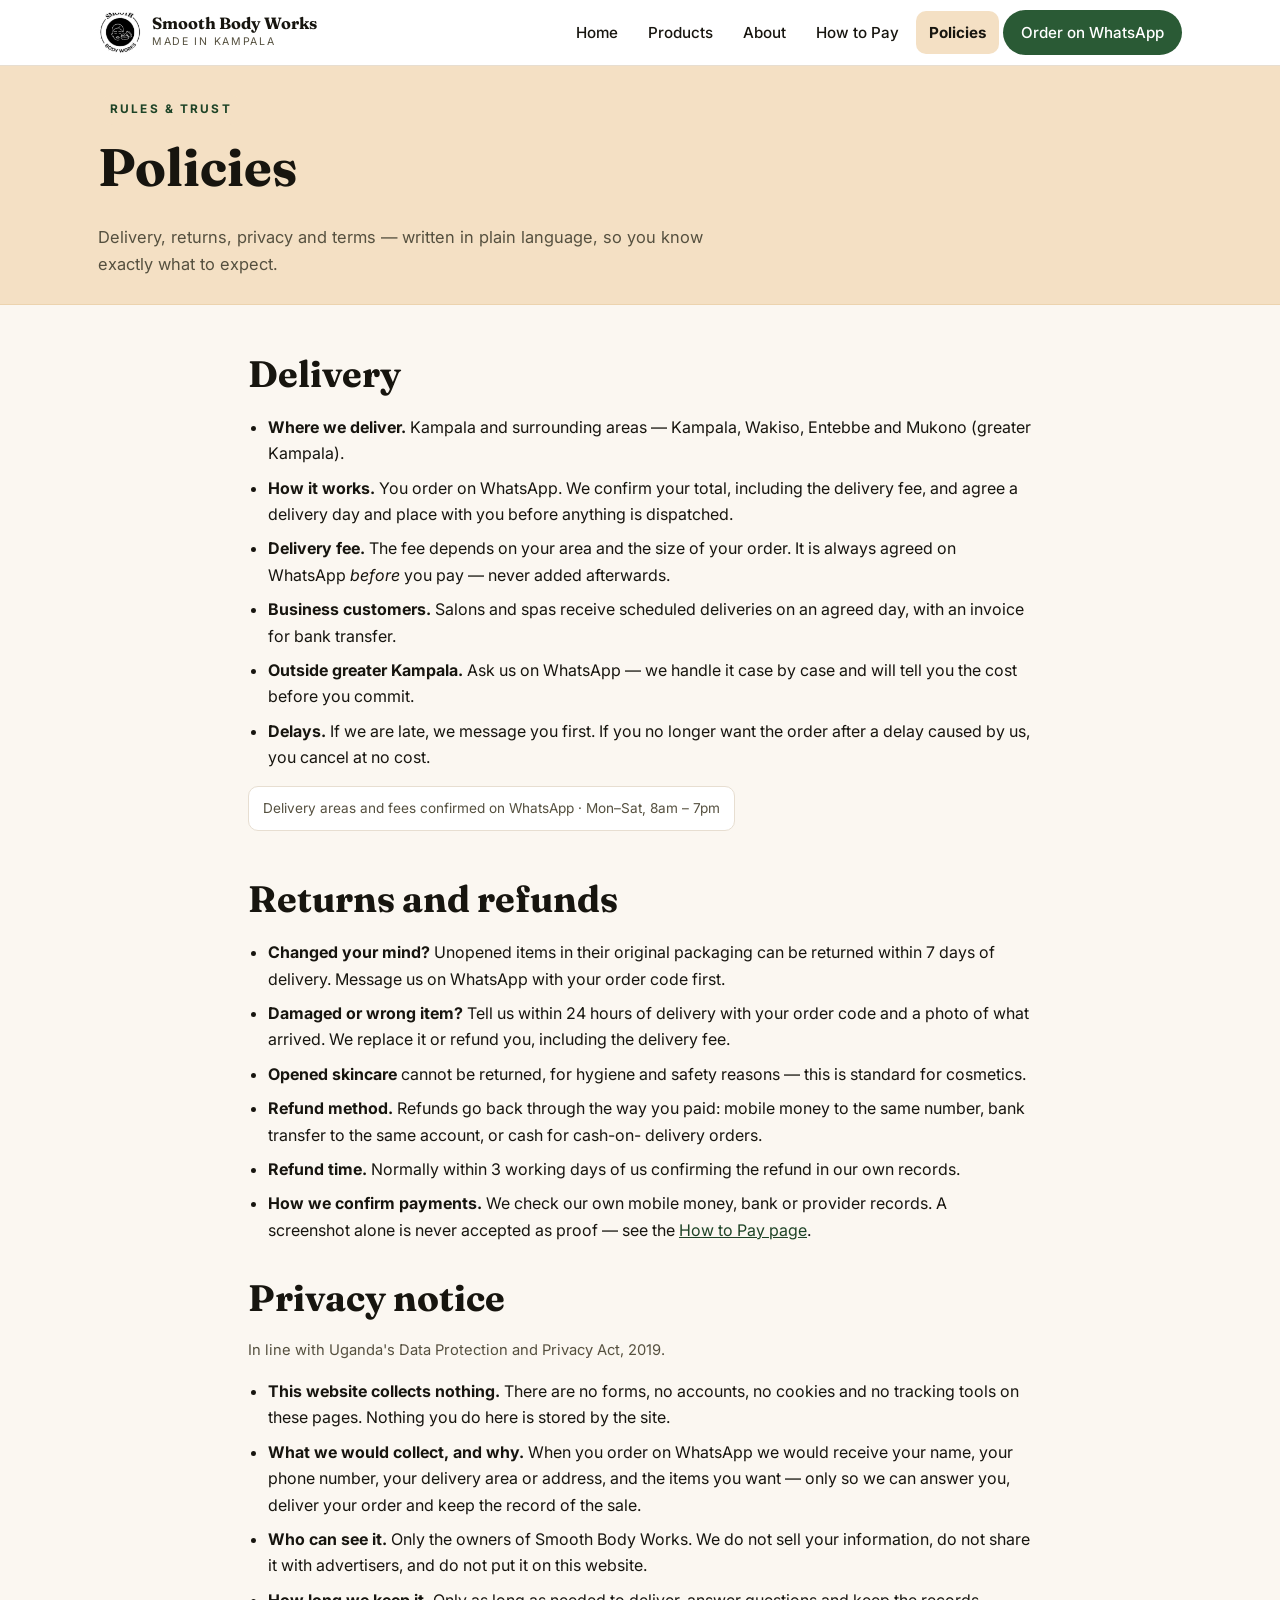
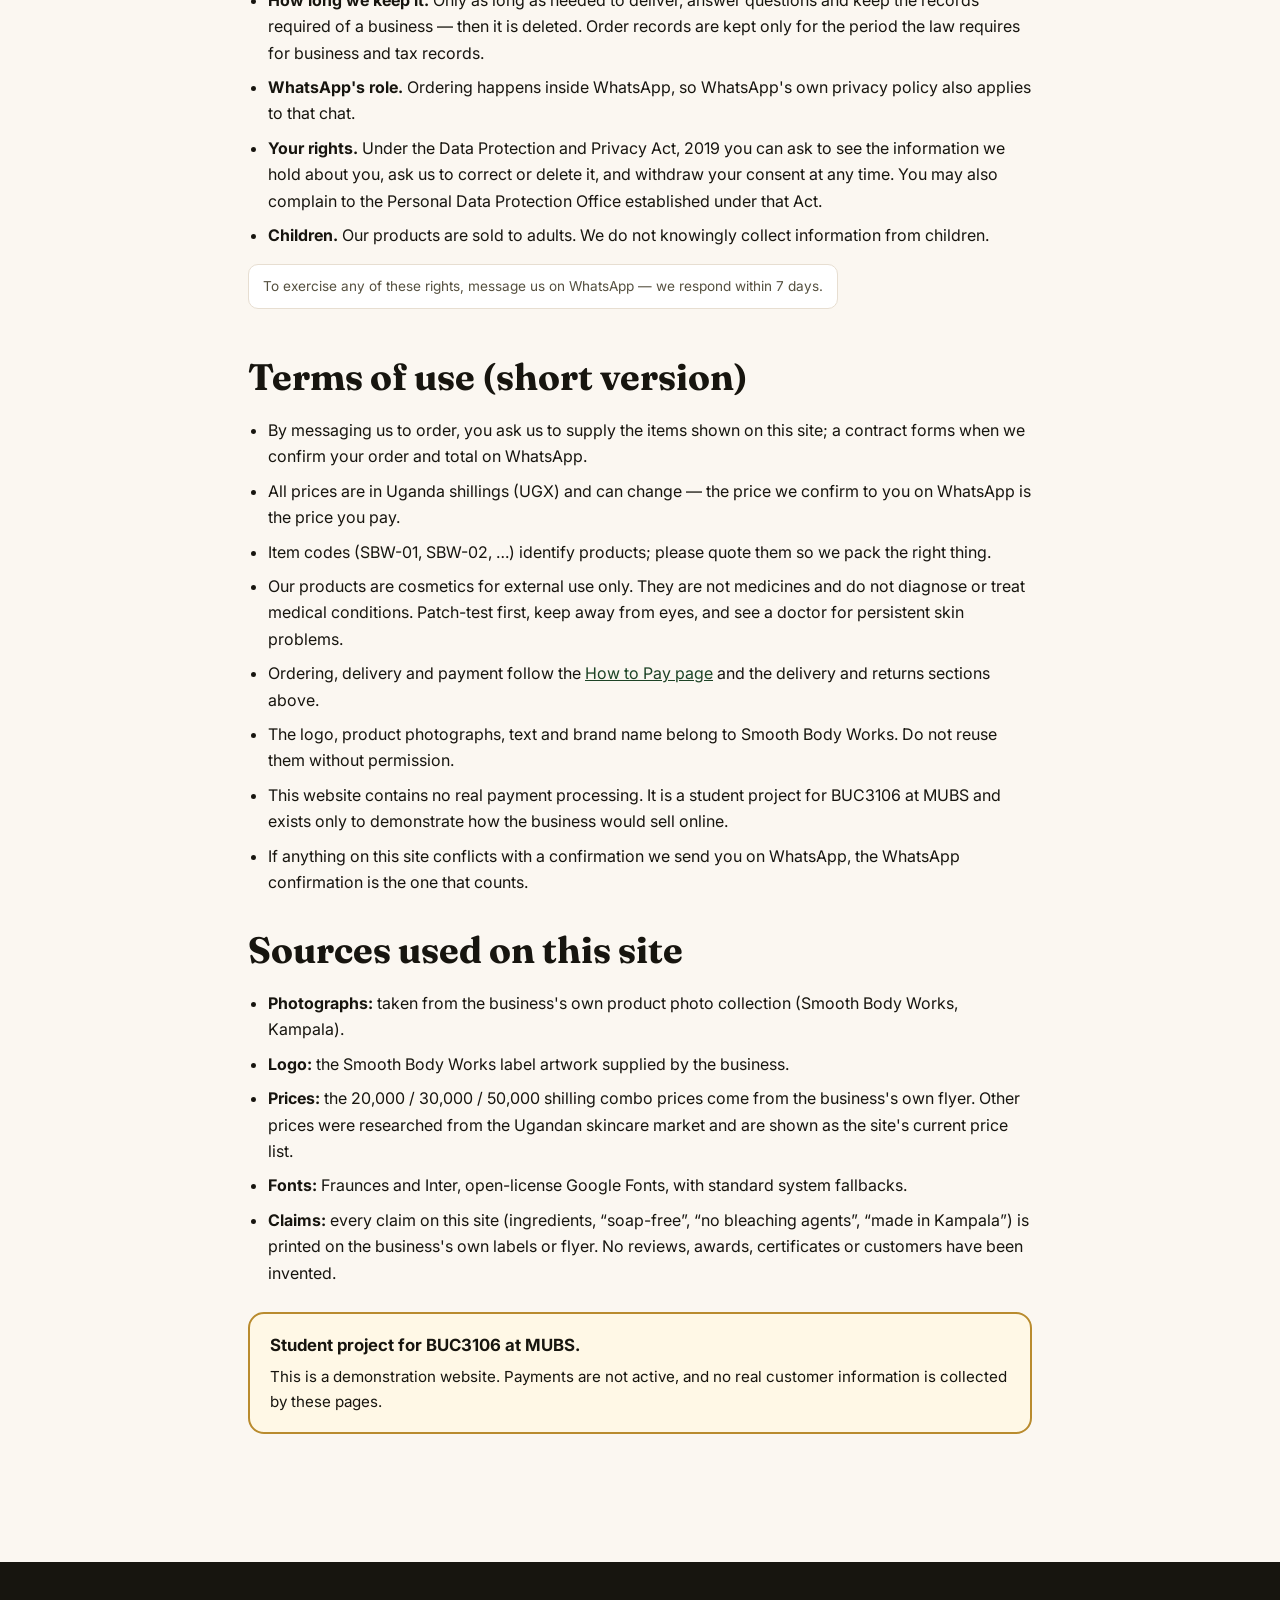
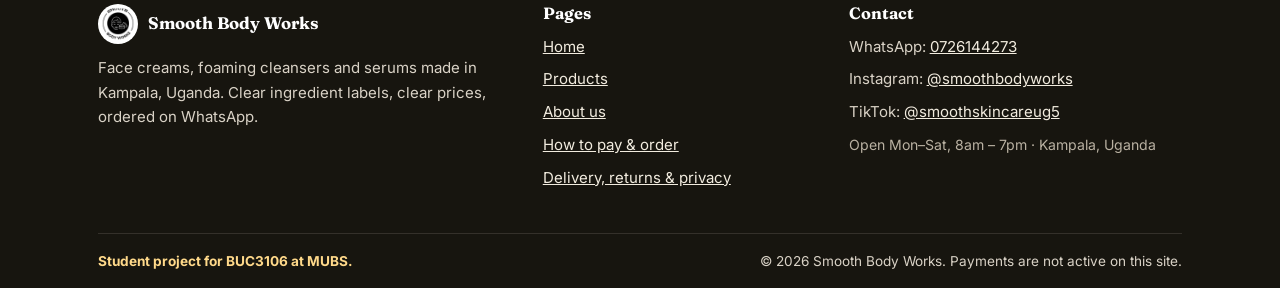
<file: policies.html>
<!DOCTYPE html>
<html lang="en">
<head>
  <meta charset="UTF-8">
  <meta name="viewport" content="width=device-width, initial-scale=1.0">
  <title>Delivery, Returns, Privacy &amp; Terms — Smooth Body Works</title>
  <meta name="description" content="Smooth Body Works policies: delivery in Kampala and surrounding areas, returns and refunds, a plain-English privacy notice under Uganda's Data Protection and Privacy Act 2019, and short terms of use.">
  <link rel="icon" type="image/png" href="images/favicon.png">
  <link rel="stylesheet" href="style.css">
  <link rel="preconnect" href="https://fonts.googleapis.com">
  <link rel="preconnect" href="https://fonts.gstatic.com" crossorigin>
  <link href="https://fonts.googleapis.com/css2?family=Fraunces:opsz,wght@9..144,600;9..144,700&family=Inter:wght@400;500;600;700&display=swap" rel="stylesheet">
</head>
<body>

<header class="site-header">
    <div class="header-inner">
      <a class="brand" href="index.html">
        <img src="images/logo.png" alt="Smooth Body Works circular logo">
        <span>
          <span class="brand-name">Smooth Body Works</span>
          <span class="brand-tag">Made in Kampala</span>
        </span>
      </a>
      <button class="menu-btn" aria-label="Open the menu" aria-expanded="false" aria-controls="site-nav">
        <span></span><span></span><span></span>
      </button>
      <nav class="site-nav" id="site-nav" aria-label="Main menu">
        <ul>
          <li><a href="index.html">Home</a></li>
          <li><a href="products.html">Products</a></li>
          <li><a href="about.html">About</a></li>
          <li><a href="pay.html">How to Pay</a></li>
          <li><a href="policies.html" aria-current="page">Policies</a></li>
          <li class="nav-cta"><a href="https://wa.me/256726144273" target="_blank" rel="noopener">Order on WhatsApp</a></li>
        </ul>
      </nav>
    </div>
  </header>

  <main id="main">

    <div class="page-head">
      <div class="container">
        <span class="eyebrow">Rules &amp; trust</span>
        <h1>Policies</h1>
        <p>Delivery, returns, privacy and terms — written in plain language, so you know
           exactly what to expect.</p>
      </div>
    </div>

    <section class="section">
      <div class="container policy" style="max-width:820px;">

        <!-- ===== Delivery ===== -->
        <h2>Delivery</h2>
        <ul>
          <li><b>Where we deliver.</b> Kampala and surrounding areas — Kampala, Wakiso,
              Entebbe and Mukono (greater Kampala).</li>
          <li><b>How it works.</b> You order on WhatsApp. We confirm your total,
              including the delivery fee, and agree a delivery day and place with you
              before anything is dispatched.</li>
          <li><b>Delivery fee.</b> The fee depends on your area and the size of your
              order. It is always agreed on WhatsApp <em>before</em> you pay — never
              added afterwards.</li>
          <li><b>Business customers.</b> Salons and spas receive scheduled deliveries on
              an agreed day, with an invoice for bank transfer.</li>
          <li><b>Outside greater Kampala.</b> Ask us on WhatsApp — we handle it case by
              case and will tell you the cost before you commit.</li>
          <li><b>Delays.</b> If we are late, we message you first. If you no longer want
              the order after a delay caused by us, you cancel at no cost.</li>
        </ul>
        <p class="meta">Delivery areas and fees confirmed on WhatsApp · Mon–Sat, 8am – 7pm</p>

        <!-- ===== Returns ===== -->
        <h2>Returns and refunds</h2>
        <ul>
          <li><b>Changed your mind?</b> Unopened items in their original packaging can be
              returned within 7 days of delivery. Message us on WhatsApp with your order
              code first.</li>
          <li><b>Damaged or wrong item?</b> Tell us within 24 hours of delivery with your
              order code and a photo of what arrived. We replace it or refund you,
              including the delivery fee.</li>
          <li><b>Opened skincare</b> cannot be returned, for hygiene and safety reasons —
              this is standard for cosmetics.</li>
          <li><b>Refund method.</b> Refunds go back through the way you paid: mobile money
              to the same number, bank transfer to the same account, or cash for cash-on-
              delivery orders.</li>
          <li><b>Refund time.</b> Normally within 3 working days of us confirming the
              refund in our own records.</li>
          <li><b>How we confirm payments.</b> We check our own mobile money, bank or
              provider records. A screenshot alone is never accepted as proof — see the
              <a href="pay.html">How to Pay page</a>.</li>
        </ul>

<h2>Privacy notice</h2>
        <p class="muted">In line with Uganda's Data Protection and Privacy Act, 2019.</p>

        <ul>
          <li><b>This website collects nothing.</b> There are no forms, no accounts, no
              cookies and no tracking tools on these pages. Nothing you do here is stored
              by the site.</li>
          <li><b>What we would collect, and why.</b> When you order on WhatsApp we would
              receive your name, your phone number, your delivery area or address, and the
              items you want — only so we can answer you, deliver your order and keep the
              record of the sale.</li>
          <li><b>Who can see it.</b> Only the owners of Smooth Body Works. We do not sell
              your information, do not share it with advertisers, and do not put it on this
              website.</li>
          <li><b>How long we keep it.</b> Only as long as needed to deliver, answer
              questions and keep the records required of a business — then it is deleted.
              Order records are kept only for the period the law requires for business and
              tax records.</li>
          <li><b>WhatsApp's role.</b> Ordering happens inside WhatsApp, so WhatsApp's own
              privacy policy also applies to that chat.</li>
          <li><b>Your rights.</b> Under the Data Protection and Privacy Act, 2019 you can
              ask to see the information we hold about you, ask us to correct or delete it,
              and withdraw your consent at any time. You may also complain to the
              Personal Data Protection Office established under that Act.</li>
          <li><b>Children.</b> Our products are sold to adults. We do not knowingly collect
              information from children.</li>
        </ul>
        <p class="meta">To exercise any of these rights, message us on WhatsApp — we respond
           within 7 days.</p>

        <!-- ===== Terms ===== -->
        <h2>Terms of use (short version)</h2>
        <ul>
          <li>By messaging us to order, you ask us to supply the items shown on this site;
              a contract forms when we confirm your order and total on WhatsApp.</li>
          <li>All prices are in Uganda shillings (UGX) and can change — the price we
              confirm to you on WhatsApp is the price you pay.</li>
          <li>Item codes (SBW-01, SBW-02, …) identify products; please quote them so we
              pack the right thing.</li>
          <li>Our products are cosmetics for external use only. They are not medicines and
              do not diagnose or treat medical conditions. Patch-test first, keep away from
              eyes, and see a doctor for persistent skin problems.</li>
          <li>Ordering, delivery and payment follow the
              <a href="pay.html">How to Pay page</a> and the delivery and returns sections
              above.</li>
          <li>The logo, product photographs, text and brand name belong to Smooth Body
              Works. Do not reuse them without permission.</li>
          <li>This website contains no real payment processing. It is a student project for
              BUC3106 at MUBS and exists only to demonstrate how the business would sell
              online.</li>
          <li>If anything on this site conflicts with a confirmation we send you on
              WhatsApp, the WhatsApp confirmation is the one that counts.</li>
        </ul>

        <!-- ===== Image and content sources (Task 8 honesty) ===== -->
        <h2>Sources used on this site</h2>
        <ul>
          <li><b>Photographs:</b> taken from the business's own product photo collection
              (Smooth Body Works, Kampala).</li>
          <li><b>Logo:</b> the Smooth Body Works label artwork supplied by the business.</li>
          <li><b>Prices:</b> the 20,000 / 30,000 / 50,000 shilling combo prices come from
              the business's own flyer. Other prices were researched from the Ugandan
              skincare market and are shown as the site's current price list.</li>
          <li><b>Fonts:</b> Fraunces and Inter, open-license Google Fonts, with standard
              system fallbacks.</li>
          <li><b>Claims:</b> every claim on this site (ingredients, “soap-free”, “no
              bleaching agents”, “made in Kampala”) is printed on the business's own
              labels or flyer. No reviews, awards, certificates or customers have been
              invented.</li>
        </ul>

        <div class="warn" style="margin-top:26px;">
          <strong>Student project for BUC3106 at MUBS.</strong>
          <p class="mb-0">This is a demonstration website. Payments are not active, and no
             real customer information is collected by these pages.</p>
        </div>

      </div>
    </section>

  </main>

  <footer class="site-footer">
    <div class="container">
      <div class="footer-grid">
        <div>
          <div class="footer-brand">
            <img src="images/logo.png" alt="">
            <b>Smooth Body Works</b>
          </div>
          <p class="mb-0">Face creams, foaming cleansers and serums made in Kampala, Uganda.
             Clear ingredient labels, clear prices, ordered on WhatsApp.</p>
        </div>

        <div>
          <h3>Pages</h3>
          <ul>
            <li><a href="index.html">Home</a></li>
            <li><a href="products.html">Products</a></li>
            <li><a href="about.html">About us</a></li>
            <li><a href="pay.html">How to pay &amp; order</a></li>
            <li><a href="policies.html">Delivery, returns &amp; privacy</a></li>
          </ul>
        </div>

        <div>
          <h3>Contact</h3>
          <ul>
            <li>WhatsApp: <a href="https://wa.me/256726144273" target="_blank" rel="noopener">0726144273</a></li>
            <li>Instagram: <a href="https://www.instagram.com/smoothbodyworks?utm_source=qr&obrf=eDZ1cmJhZmI5ZDhy" target="_blank" rel="noopener">@smoothbodyworks</a></li>
            <li>TikTok: <a href="https://www.tiktok.com/@smoothskincareug5" target="_blank" rel="noopener">@smoothskincareug5</a></li>
            <li class="footer-hours">Open Mon–Sat, 8am – 7pm · Kampala, Uganda</li>
          </ul>
        </div>
      </div>

      <div class="footer-bottom">
        <span class="student">Student project for BUC3106 at MUBS.</span>
        <span>© 2026 Smooth Body Works. Payments are not active on this site.</span>
      </div>
    </div>
  </footer>

  <script>
    (function () {
      var btn = document.querySelector('.menu-btn');
      var nav = document.querySelector('.site-nav');
      if (!btn || !nav) return;
      btn.addEventListener('click', function () {
        var open = nav.classList.toggle('open');
        btn.setAttribute('aria-expanded', open ? 'true' : 'false');
        btn.setAttribute('aria-label', open ? 'Close the menu' : 'Open the menu');
      });
      nav.addEventListener('click', function (e) {
        if (e.target.tagName === 'A') {
          nav.classList.remove('open');
          btn.setAttribute('aria-expanded', 'false');
        }
      });
    })();
  </script>

</body>
</html>
</file>
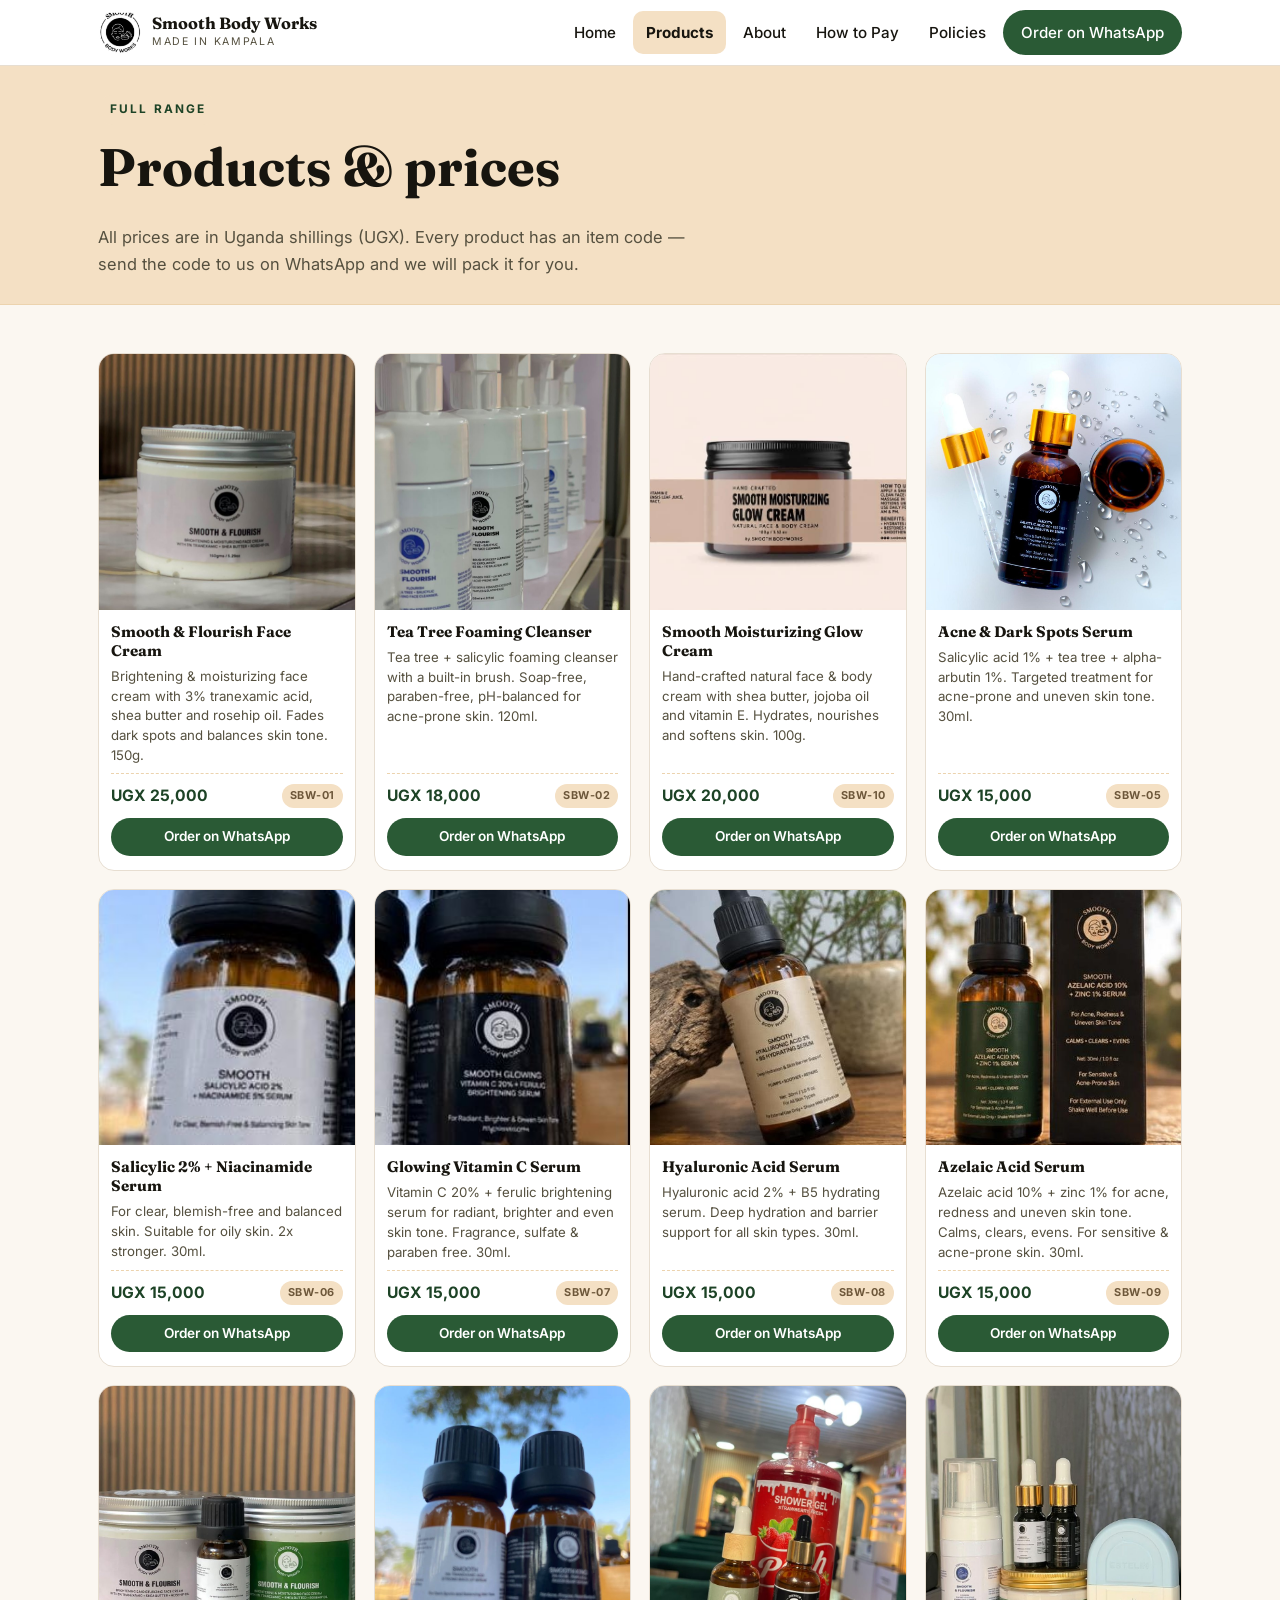
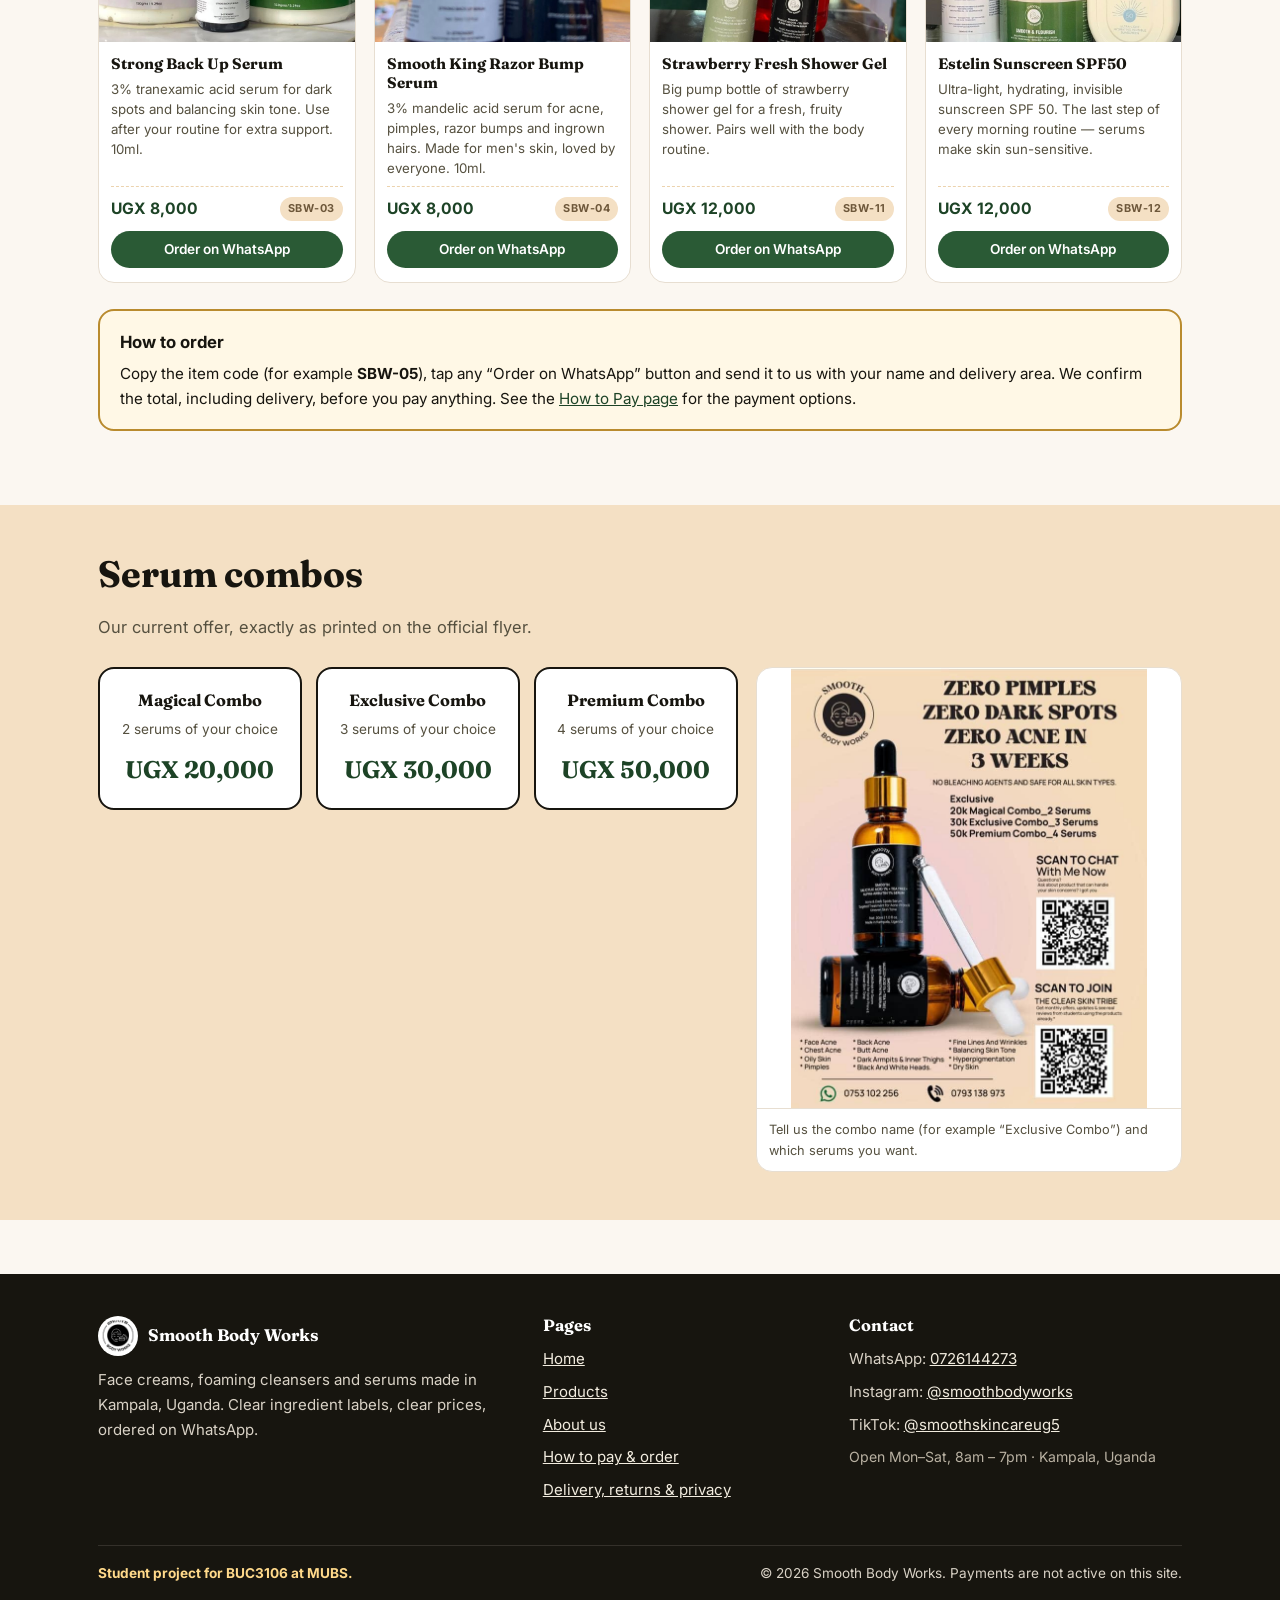
<file: products.html>
<!DOCTYPE html>
<html lang="en">
<head>
  <meta charset="UTF-8">
  <meta name="viewport" content="width=device-width, initial-scale=1.0">
  <title>Products &amp; Prices in UGX — Smooth Body Works</title>
  <meta name="description" content="Every Smooth Body Works product with its price in Uganda shillings and item code: face cream, foaming cleanser, seven serums, glow cream and serum combos. Order on WhatsApp.">
  <link rel="icon" type="image/png" href="images/favicon.png">
  <link rel="stylesheet" href="style.css">
  <link rel="preconnect" href="https://fonts.googleapis.com">
  <link rel="preconnect" href="https://fonts.gstatic.com" crossorigin>
  <link href="https://fonts.googleapis.com/css2?family=Fraunces:opsz,wght@9..144,600;9..144,700&family=Inter:wght@400;500;600;700&display=swap" rel="stylesheet">
</head>
<body>

<header class="site-header">
    <div class="header-inner">
      <a class="brand" href="index.html">
        <img src="images/logo.png" alt="Smooth Body Works circular logo">
        <span>
          <span class="brand-name">Smooth Body Works</span>
          <span class="brand-tag">Made in Kampala</span>
        </span>
      </a>
      <button class="menu-btn" aria-label="Open the menu" aria-expanded="false" aria-controls="site-nav">
        <span></span><span></span><span></span>
      </button>
      <nav class="site-nav" id="site-nav" aria-label="Main menu">
        <ul>
          <li><a href="index.html">Home</a></li>
          <li><a href="products.html" aria-current="page">Products</a></li>
          <li><a href="about.html">About</a></li>
          <li><a href="pay.html">How to Pay</a></li>
          <li><a href="policies.html">Policies</a></li>
          <li class="nav-cta"><a href="https://wa.me/256726144273" target="_blank" rel="noopener">Order on WhatsApp</a></li>
        </ul>
      </nav>
    </div>
  </header>

  <main id="main">

    <div class="page-head">
      <div class="container">
        <span class="eyebrow">Full range</span>
        <h1>Products &amp; prices</h1>
        <p>All prices are in Uganda shillings (UGX). Every product has an item code —
           send the code to us on WhatsApp and we will pack it for you.</p>
      </div>
    </div>

    <!-- One single grid of all twelve products.
         This keeps every row perfectly balanced on any screen:
         2 columns on a phone, 3 on a tablet, 4 on a computer. -->
    <section class="section">
      <div class="container">
        <h2 class="vh">All products and prices</h2>
        <div class="cards">

          <article class="card">
            <img src="images/product-face-cream.jpg" alt="Smooth and Flourish brightening and moisturizing face cream jar with pink label, 150 grams" width="750" height="1000">
            <div class="card-body">
              <h3>Smooth &amp; Flourish Face Cream</h3>
              <p class="desc">Brightening &amp; moisturizing face cream with 3% tranexamic acid, shea butter and rosehip oil. Fades dark spots and balances skin tone. 150g.</p>
              <div class="price-row"><span class="price">UGX 25,000</span><span class="code">SBW-01</span></div>
              <a class="btn" href="https://wa.me/256726144273" target="_blank" rel="noopener">Order on WhatsApp</a>
            </div>
          </article>

          <article class="card">
            <img src="images/product-cleanser.jpg" alt="Row of Smooth and Flourish tea tree and salicylic foaming face cleanser bottles with built-in brush, 120 millilitres" width="750" height="1000">
            <div class="card-body">
              <h3>Tea Tree Foaming Cleanser</h3>
              <p class="desc">Tea tree + salicylic foaming cleanser with a built-in brush. Soap-free, paraben-free, pH-balanced for acne-prone skin. 120ml.</p>
              <div class="price-row"><span class="price">UGX 18,000</span><span class="code">SBW-02</span></div>
              <a class="btn" href="https://wa.me/256726144273" target="_blank" rel="noopener">Order on WhatsApp</a>
            </div>
          </article>

          <article class="card">
            <img src="images/product-glow-cream.jpg" alt="Label design for Smooth Moisturizing Glow Cream, a natural face and body cream, 100 grams" width="959" height="548">
            <div class="card-body">
              <h3>Smooth Moisturizing Glow Cream</h3>
              <p class="desc">Hand-crafted natural face &amp; body cream with shea butter, jojoba oil and vitamin E. Hydrates, nourishes and softens skin. 100g.</p>
              <div class="price-row"><span class="price">UGX 20,000</span><span class="code">SBW-10</span></div>
              <a class="btn" href="https://wa.me/256726144273" target="_blank" rel="noopener">Order on WhatsApp</a>
            </div>
          </article>

          <article class="card">
            <img src="images/product-acne-serum.jpg" alt="Smooth salicylic acid 1 percent with tea tree and alpha-arbutin serum bottle with water droplets, 30 millilitres" width="1000" height="967">
            <div class="card-body">
              <h3>Acne &amp; Dark Spots Serum</h3>
              <p class="desc">Salicylic acid 1% + tea tree + alpha-arbutin 1%. Targeted treatment for acne-prone and uneven skin tone. 30ml.</p>
              <div class="price-row"><span class="price">UGX 15,000</span><span class="code">SBW-05</span></div>
              <a class="btn" href="https://wa.me/256726144273" target="_blank" rel="noopener">Order on WhatsApp</a>
            </div>
          </article>

          <article class="card">
            <img src="images/product-niacinamide-serum.jpg" alt="Smooth salicylic acid 2 percent with niacinamide 5 percent serum bottle with white label, 30 millilitres" width="213" height="540">
            <div class="card-body">
              <h3>Salicylic 2% + Niacinamide Serum</h3>
              <p class="desc">For clear, blemish-free and balanced skin. Suitable for oily skin. 2x stronger. 30ml.</p>
              <div class="price-row"><span class="price">UGX 15,000</span><span class="code">SBW-06</span></div>
              <a class="btn" href="https://wa.me/256726144273" target="_blank" rel="noopener">Order on WhatsApp</a>
            </div>
          </article>

          <article class="card">
            <img src="images/product-vitamin-c-serum.jpg" alt="Smooth glowing vitamin C 20 percent with ferulic brightening serum bottle with black label, 30 millilitres" width="237" height="540">
            <div class="card-body">
              <h3>Glowing Vitamin C Serum</h3>
              <p class="desc">Vitamin C 20% + ferulic brightening serum for radiant, brighter and even skin tone. Fragrance, sulfate &amp; paraben free. 30ml.</p>
              <div class="price-row"><span class="price">UGX 15,000</span><span class="code">SBW-07</span></div>
              <a class="btn" href="https://wa.me/256726144273" target="_blank" rel="noopener">Order on WhatsApp</a>
            </div>
          </article>

          <article class="card">
            <img src="images/product-hyaluronic-serum.jpg" alt="Smooth hyaluronic acid 2 percent with B5 hydrating serum bottle resting on wood with rosemary, 30 millilitres" width="410" height="535">
            <div class="card-body">
              <h3>Hyaluronic Acid Serum</h3>
              <p class="desc">Hyaluronic acid 2% + B5 hydrating serum. Deep hydration and barrier support for all skin types. 30ml.</p>
              <div class="price-row"><span class="price">UGX 15,000</span><span class="code">SBW-08</span></div>
              <a class="btn" href="https://wa.me/256726144273" target="_blank" rel="noopener">Order on WhatsApp</a>
            </div>
          </article>

          <article class="card">
            <img src="images/product-azelaic-serum.jpg" alt="Smooth azelaic acid 10 percent with zinc 1 percent serum bottle next to its black box, 30 millilitres" width="400" height="535">
            <div class="card-body">
              <h3>Azelaic Acid Serum</h3>
              <p class="desc">Azelaic acid 10% + zinc 1% for acne, redness and uneven skin tone. Calms, clears, evens. For sensitive &amp; acne-prone skin. 30ml.</p>
              <div class="price-row"><span class="price">UGX 15,000</span><span class="code">SBW-09</span></div>
              <a class="btn" href="https://wa.me/256726144273" target="_blank" rel="noopener">Order on WhatsApp</a>
            </div>
          </article>

          <article class="card">
            <img src="images/product-backup-serum.jpg" alt="Smooth 3 percent tranexamic acid strong back up serum bottle standing between face cream jars, 10 millilitres" width="750" height="1000">
            <div class="card-body">
              <h3>Strong Back Up Serum</h3>
              <p class="desc">3% tranexamic acid serum for dark spots and balancing skin tone. Use after your routine for extra support. 10ml.</p>
              <div class="price-row"><span class="price">UGX 8,000</span><span class="code">SBW-03</span></div>
              <a class="btn" href="https://wa.me/256726144273" target="_blank" rel="noopener">Order on WhatsApp</a>
            </div>
          </article>

          <article class="card">
            <img src="images/product-king-serum.jpg" alt="Smooth King razor bump serum bottles held up against a clear blue sky, 10 millilitres" width="750" height="1000">
            <div class="card-body">
              <h3>Smooth King Razor Bump Serum</h3>
              <p class="desc">3% mandelic acid serum for acne, pimples, razor bumps and ingrown hairs. Made for men's skin, loved by everyone. 10ml.</p>
              <div class="price-row"><span class="price">UGX 8,000</span><span class="code">SBW-04</span></div>
              <a class="btn" href="https://wa.me/256726144273" target="_blank" rel="noopener">Order on WhatsApp</a>
            </div>
          </article>

          <article class="card">
            <img src="images/product-shower-gel.jpg" alt="Large red pump bottle of strawberry fresh shower gel beside Smooth Body Works serum bottles" width="750" height="1000">
            <div class="card-body">
              <h3>Strawberry Fresh Shower Gel</h3>
              <p class="desc">Big pump bottle of strawberry shower gel for a fresh, fruity shower. Pairs well with the body routine.</p>
              <div class="price-row"><span class="price">UGX 12,000</span><span class="code">SBW-11</span></div>
              <a class="btn" href="https://wa.me/256726144273" target="_blank" rel="noopener">Order on WhatsApp</a>
            </div>
          </article>

          <article class="card">
            <img src="images/product-sunscreen.jpg" alt="Estelin ultra-light hydrating invisible sunscreen SPF 50 bottle shown with Smooth Body Works products" width="750" height="1000">
            <div class="card-body">
              <h3>Estelin Sunscreen SPF50</h3>
              <p class="desc">Ultra-light, hydrating, invisible sunscreen SPF 50. The last step of every morning routine — serums make skin sun-sensitive.</p>
              <div class="price-row"><span class="price">UGX 12,000</span><span class="code">SBW-12</span></div>
              <a class="btn" href="https://wa.me/256726144273" target="_blank" rel="noopener">Order on WhatsApp</a>
            </div>
          </article>

        </div>

        <div class="warn" style="margin-top:26px;">
          <strong>How to order</strong>
          <p class="mb-0">Copy the item code (for example <b>SBW-05</b>), tap any “Order on WhatsApp” button
             and send it to us with your name and delivery area. We confirm the total, including
             delivery, before you pay anything. See the <a href="pay.html">How to Pay page</a>
             for the payment options.</p>
        </div>
      </div>
    </section>

    <!-- ===== Combos: real prices from the flyer ===== -->
    <section class="section section-peach">
      <div class="container">
        <div class="section-head">
          <h2>Serum combos</h2>
          <p>Our current offer, exactly as printed on the official flyer.</p>
        </div>

        <div class="combo-grid">
          <div class="combo-cards">
            <article class="combo">
              <div class="combo-name">Magical Combo</div>
              <div class="combo-items">2 serums of your choice</div>
              <div class="combo-price">UGX 20,000</div>
            </article>
            <article class="combo">
              <div class="combo-name">Exclusive Combo</div>
              <div class="combo-items">3 serums of your choice</div>
              <div class="combo-price">UGX 30,000</div>
            </article>
            <article class="combo">
              <div class="combo-name">Premium Combo</div>
              <div class="combo-items">4 serums of your choice</div>
              <div class="combo-price">UGX 50,000</div>
            </article>
          </div>

          <figure class="combo-flyer">
            <img src="images/flyer-combos.jpg" alt="Smooth Body Works flyer showing the 20,000, 30,000 and 50,000 shilling serum combos with WhatsApp QR codes" width="720" height="890">
            <figcaption>Tell us the combo name (for example “Exclusive Combo”) and which serums you want.</figcaption>
          </figure>
        </div>
      </div>
    </section>

  </main>

  <footer class="site-footer">
    <div class="container">
      <div class="footer-grid">
        <div>
          <div class="footer-brand">
            <img src="images/logo.png" alt="">
            <b>Smooth Body Works</b>
          </div>
          <p class="mb-0">Face creams, foaming cleansers and serums made in Kampala, Uganda.
             Clear ingredient labels, clear prices, ordered on WhatsApp.</p>
        </div>

        <div>
          <h3>Pages</h3>
          <ul>
            <li><a href="index.html">Home</a></li>
            <li><a href="products.html">Products</a></li>
            <li><a href="about.html">About us</a></li>
            <li><a href="pay.html">How to pay &amp; order</a></li>
            <li><a href="policies.html">Delivery, returns &amp; privacy</a></li>
          </ul>
        </div>

        <div>
          <h3>Contact</h3>
          <ul>
            <li>WhatsApp: <a href="https://wa.me/256726144273" target="_blank" rel="noopener">0726144273</a></li>
            <li>Instagram: <a href="https://www.instagram.com/smoothbodyworks?utm_source=qr&obrf=eDZ1cmJhZmI5ZDhy" target="_blank" rel="noopener">@smoothbodyworks</a></li>
            <li>TikTok: <a href="https://www.tiktok.com/@smoothskincareug5" target="_blank" rel="noopener">@smoothskincareug5</a></li>
            <li class="footer-hours">Open Mon–Sat, 8am – 7pm · Kampala, Uganda</li>
          </ul>
        </div>
      </div>

      <div class="footer-bottom">
        <span class="student">Student project for BUC3106 at MUBS.</span>
        <span>© 2026 Smooth Body Works. Payments are not active on this site.</span>
      </div>
    </div>
  </footer>

  <script>
    (function () {
      var btn = document.querySelector('.menu-btn');
      var nav = document.querySelector('.site-nav');
      if (!btn || !nav) return;
      btn.addEventListener('click', function () {
        var open = nav.classList.toggle('open');
        btn.setAttribute('aria-expanded', open ? 'true' : 'false');
        btn.setAttribute('aria-label', open ? 'Close the menu' : 'Open the menu');
      });
      nav.addEventListener('click', function (e) {
        if (e.target.tagName === 'A') {
          nav.classList.remove('open');
          btn.setAttribute('aria-expanded', 'false');
        }
      });
    })();
  </script>

</body>
</html>
</file>
<file: style.css>
/* =========================================================
   Smooth Body Works — one stylesheet for all five pages.
   Colours are taken from the business logo and labels:
   label green, flyer peach, warm white and near-black ink.
   Mobile-first: the phone layout is written first, then
   bigger screens are added with min-width media queries.
   ========================================================= */

/* ---------- 1. Design colours and fonts ---------- */
:root {
  --ink: #17150f;          /* near-black, for text and dark blocks */
  --ink-soft: #55503f;     /* softer text, still readable */
  --paper: #fbf7f1;        /* warm page background */
  --peach: #f4e0c4;        /* peach from the price flyer */
  --peach-deep: #ecd3ae;
  --green: #2a5a35;        /* green from the product labels */
  --green-dark: #1d4326;   /* darker green for hovers */
  --gold: #b98b2e;         /* accent, from the serum bottle caps */
  --line: #e7ded1;         /* thin border colour */
  --white: #ffffff;
  --radius: 16px;
  --maxw: 1120px;
  --font-body: "Inter", system-ui, -apple-system, "Segoe UI", Arial, sans-serif;
  --font-head: "Fraunces", Georgia, "Times New Roman", serif;
}

/* ---------- 2. Base rules ---------- */
*, *::before, *::after { box-sizing: border-box; }

html { scroll-behavior: smooth; }

body {
  margin: 0;
  font-family: var(--font-body);
  font-size: 1rem;
  line-height: 1.65;
  color: var(--ink);
  background: var(--paper);
  -webkit-text-size-adjust: 100%;
}

img { display: block; max-width: 100%; height: auto; }

/* Browsers give <figure> wide side margins — remove them so
   images line up exactly with the text column */
figure { margin: 0; }

h1, h2, h3, h4 {
  font-family: var(--font-head);
  font-weight: 700;
  line-height: 1.15;
  margin: 0 0 0.5em;
}

h1 { font-size: clamp(2rem, 6vw, 3.3rem); }
h2 { font-size: clamp(1.5rem, 4vw, 2.3rem); }
h3 { font-size: 1.15rem; }

p { margin: 0 0 1em; }

a { color: var(--green-dark); }

/* Visible keyboard focus everywhere */
a:focus-visible, button:focus-visible {
  outline: 3px solid var(--gold);
  outline-offset: 2px;
}

.container {
  width: 100%;
  max-width: var(--maxw);
  margin: 0 auto;
  padding: 0 18px;
}

/* Skip link for keyboard users */
.skip {
  position: absolute;
  left: -9999px;
  top: 0;
  background: var(--ink);
  color: #fff;
  padding: 10px 16px;
  z-index: 100;
}
.skip:focus { left: 0; }

/* ---------- 3. Student line ----------
   No bar sits above the header: the required
   "Student project for BUC3106 at MUBS." line lives in the
   footer of every page instead. */

/* ---------- 4. Header and menu ---------- */
.site-header {
  background: var(--white);
  border-bottom: 1px solid var(--line);
  position: sticky;
  top: 0;
  z-index: 50;
}

.header-inner {
  display: flex;
  align-items: center;
  justify-content: space-between;
  gap: 14px;
  padding: 10px 18px;
  max-width: var(--maxw);
  margin: 0 auto;
  position: relative;
}

.brand {
  display: flex;
  align-items: center;
  gap: 10px;
  text-decoration: none;
  color: var(--ink);
}
.brand img { width: 44px; height: 44px; }
.brand .brand-name {
  font-family: var(--font-head);
  font-weight: 700;
  font-size: 1.02rem;
  line-height: 1.1;
  display: block;
}
.brand .brand-tag {
  display: block;
  font-size: 0.66rem;
  letter-spacing: 0.16em;
  text-transform: uppercase;
  color: var(--ink-soft);
}

/* Hamburger button — only shown on small screens */
.menu-btn {
  display: inline-flex;
  flex-direction: column;
  justify-content: center;
  gap: 5px;
  width: 46px;
  height: 46px;
  padding: 10px;
  background: var(--paper);
  border: 1px solid var(--line);
  border-radius: 10px;
  cursor: pointer;
}
.menu-btn span {
  display: block;
  height: 2px;
  background: var(--ink);
  border-radius: 2px;
}

/* The navigation panel itself.
   On phones it is hidden until the button is tapped, then it drops
   down as a panel over the page content. */
.site-nav { display: none; }
.site-nav.open {
  display: block;
  position: absolute;
  left: 0;
  right: 0;
  top: 100%;
  background: var(--white);
  border-bottom: 1px solid var(--line);
  box-shadow: 0 18px 26px rgba(23, 21, 15, 0.14);
  z-index: 60;
}

.site-nav ul {
  list-style: none;
  margin: 0;
  padding: 8px 18px 16px;
}
.site-nav a {
  display: block;
  padding: 12px 10px;
  text-decoration: none;
  color: var(--ink);
  font-weight: 500;
  border-radius: 10px;
}
.site-nav a:hover { background: var(--peach); }
.site-nav a[aria-current="page"] {
  background: var(--peach);
  font-weight: 700;
}

/* The green "Order on WhatsApp" item inside the menu */
.site-nav .nav-cta a {
  background: var(--green);
  color: #fff;
  text-align: center;
  margin-top: 6px;
}
.site-nav .nav-cta a:hover { background: var(--green-dark); }

/* Desktop: menu is always visible in one row */
@media (min-width: 900px) {
  .menu-btn { display: none; }
  .site-nav,
  .site-nav.open { display: block; position: static; border: 0; box-shadow: none; }
  .site-nav ul {
    display: flex;
    align-items: center;
    gap: 4px;
    padding: 0;
  }
  .site-nav a {
    padding: 9px 13px;
    font-size: 0.95rem;
  }
  .site-nav .nav-cta a {
    margin-top: 0;
    padding: 10px 18px;
    border-radius: 999px;
  }
}

/* ---------- 5. Buttons ---------- */
.btn {
  display: inline-flex;
  align-items: center;
  justify-content: center;
  gap: 9px;
  background: var(--green);
  color: #fff;
  text-decoration: none;
  font-weight: 600;
  font-size: 1rem;
  line-height: 1.2;
  padding: 14px 24px;
  border-radius: 999px;
  border: 0;
  cursor: pointer;
  transition: background 0.15s ease, transform 0.15s ease;
}
.btn:hover { background: var(--green-dark); transform: translateY(-1px); }

.btn-dark { background: var(--ink); }
.btn-dark:hover { background: #000; }

.btn-outline {
  background: transparent;
  color: var(--ink);
  border: 2px solid var(--ink);
}
.btn-outline:hover { background: var(--ink); color: #fff; }

.btn-big { padding: 15px 26px; font-size: 1.02rem; }
.btn-block { width: 100%; }

.ic { width: 20px; height: 20px; flex: none; }

/* ---------- 6. Page sections ---------- */
.section { padding: 36px 0; }
@media (min-width: 760px) {
  .section { padding: 48px 0; }
}
.section-peach { background: var(--peach); }
.section-ink { background: var(--ink); color: #efe8db; }
.section-ink h2, .section-ink h3 { color: #fff; }

.section-head { max-width: 640px; margin-bottom: 26px; }
.section-head p { color: var(--ink-soft); font-size: 1.03rem; }
.section-ink .section-head p { color: #cfc6b6; }
/* Muted text must stay light when it sits on the dark block,
   but dark again inside white cards placed on that block */
.section-ink .muted { color: #cfc6b6; }
.section-ink .serve .muted { color: var(--ink-soft); }

.eyebrow {
  display: inline-block;
  font-size: 0.74rem;
  font-weight: 700;
  letter-spacing: 0.18em;
  text-transform: uppercase;
  color: var(--green-dark);
  background: var(--peach);
  padding: 5px 12px;
  border-radius: 999px;
  margin-bottom: 12px;
}
.section-peach .eyebrow { background: var(--white); }

/* ---------- 7. Home hero ---------- */
.hero {
  background: linear-gradient(180deg, var(--peach) 0%, var(--paper) 100%);
  padding: 38px 0 44px;
}
.hero-grid { display: grid; gap: 28px; }
.hero h1 { margin-bottom: 0.35em; }
.hero .lede {
  font-size: clamp(1.02rem, 2.4vw, 1.2rem);
  color: var(--ink-soft);
  max-width: 34em;
}
.hero-actions {
  display: flex;
  flex-wrap: wrap;
  gap: 12px;
  margin-top: 22px;
}
.hero-note {
  margin-top: 16px;
  font-size: 0.86rem;
  color: var(--ink-soft);
}
.hero-img {
  border-radius: 20px;
  overflow: hidden;
  box-shadow: 0 18px 40px rgba(23, 21, 15, 0.16);
}
.hero-img img {
  width: 100%;
  aspect-ratio: 16 / 10;    /* short and wide: keeps phones scrolling fast */
  max-height: 320px;        /* never let the hero grow tall on tablets */
  object-fit: cover;
  object-position: center 42%;
}
@media (min-width: 900px) {
  .hero { padding: 56px 0 60px; }
  .hero-grid {
    grid-template-columns: 1.05fr 0.95fr;
    align-items: center;
    gap: 40px;
  }
  .hero-img img { aspect-ratio: 3 / 2; }
}

/* ---------- 8. Three reasons ---------- */
.grid-3 {
  display: grid;
  gap: 18px;
  grid-template-columns: 1fr;
}
@media (min-width: 700px) {
  .grid-3 { grid-template-columns: repeat(3, 1fr); }
}

.reason {
  background: var(--white);
  border: 1px solid var(--line);
  border-radius: var(--radius);
  padding: 22px;
}
.reason .num {
  display: inline-flex;
  align-items: center;
  justify-content: center;
  width: 38px;
  height: 38px;
  border-radius: 50%;
  background: var(--green);
  color: #fff;
  font-weight: 700;
  font-family: var(--font-head);
  margin-bottom: 12px;
}
.reason h3 { margin-bottom: 0.35em; }
.reason p { margin: 0; color: var(--ink-soft); font-size: 0.95rem; }

/* ---------- 9. Product cards ----------
   Two columns even on a small phone, so pages stay short.
   Cards in one row always stretch to the same height, and the
   price row plus button sit on the same line across the row. */
.cards {
  display: grid;
  gap: 12px;
  grid-template-columns: repeat(2, 1fr);
  align-items: stretch;
}
@media (min-width: 760px) {
  .cards { gap: 18px; grid-template-columns: repeat(3, 1fr); }
}
@media (min-width: 1060px) {
  .cards { grid-template-columns: repeat(4, 1fr); }
}
/* Exactly four cards: two columns on a phone, four from tablet up,
   so a row is never left with a single card on its own */
.cards-4 { grid-template-columns: repeat(2, 1fr); }
@media (min-width: 760px) {
  .cards-4 { grid-template-columns: repeat(4, 1fr); }
}

.card {
  display: flex;
  flex-direction: column;
  background: var(--white);
  border: 1px solid var(--line);
  border-radius: var(--radius);
  overflow: hidden;
  transition: transform 0.15s ease, box-shadow 0.15s ease;
}
.card:hover {
  transform: translateY(-3px);
  box-shadow: 0 14px 30px rgba(23, 21, 15, 0.1);
}
.card > img {
  width: 100%;
  aspect-ratio: 1 / 1;      /* square: keeps cards short on phones */
  object-fit: cover;
  object-position: center;
  background: #f0eae0;
}
.card-body {
  display: flex;
  flex-direction: column;
  gap: 7px;
  padding: 12px 12px 14px;
  flex: 1;
}
.card h3 { font-size: 0.95rem; line-height: 1.25; margin: 0; }
.card .desc {
  margin: 0;
  font-size: 0.83rem;
  line-height: 1.5;
  color: var(--ink-soft);
  flex: 1;
}
.price-row {
  display: flex;
  align-items: center;
  justify-content: space-between;
  flex-wrap: wrap;
  gap: 6px;
  padding-top: 9px;
  border-top: 1px dashed var(--peach-deep);
}
.price {
  font-weight: 700;
  font-size: 0.98rem;
  color: var(--green-dark);
}
.code {
  font-size: 0.68rem;
  font-weight: 700;
  letter-spacing: 0.04em;
  background: var(--peach);
  color: #6d573a;
  padding: 3px 8px;
  border-radius: 999px;
}
.card .btn {
  margin-top: 2px;
  font-size: 0.85rem;
  padding: 10px 10px;
  text-align: center;
  line-height: 1.3;
}

/* ---------- 10. Who we serve ---------- */
.grid-2 {
  display: grid;
  gap: 18px;
  grid-template-columns: 1fr;
}
@media (min-width: 760px) {
  .grid-2 { grid-template-columns: repeat(2, 1fr); }
}
.serve {
  background: var(--white);
  border: 1px solid var(--line);
  border-radius: var(--radius);
  padding: 24px;
}
.serve h3 { display: flex; align-items: center; gap: 10px; }
.serve ul { margin: 10px 0 0; padding-left: 20px; color: var(--ink-soft); }
.serve li { margin-bottom: 6px; }

/* ---------- 11. Combo band (real flyer prices) ---------- */
.combo-grid {
  display: grid;
  gap: 18px;
  grid-template-columns: 1fr;
  align-items: start;
}
@media (min-width: 860px) {
  .combo-grid { grid-template-columns: 1.2fr 0.8fr; }
}
.combo-cards {
  display: grid;
  gap: 14px;
  grid-template-columns: 1fr;
}
@media (min-width: 560px) {
  .combo-cards { grid-template-columns: repeat(3, 1fr); }
}
.combo {
  background: var(--white);
  border: 2px solid var(--ink);
  border-radius: var(--radius);
  padding: 18px 16px;
  text-align: center;
}
.combo .combo-name {
  font-family: var(--font-head);
  font-weight: 700;
  font-size: 1.02rem;
}
.combo .combo-items { font-size: 0.85rem; color: var(--ink-soft); margin: 4px 0 10px; }
.combo .combo-price {
  font-size: 1.5rem;
  font-weight: 700;
  color: var(--green-dark);
  font-family: var(--font-head);
}
.combo-flyer {
  border-radius: var(--radius);
  overflow: hidden;
  border: 1px solid var(--line);
  background: var(--white);
}
/* Keep the flyer small so it never dominates a phone screen */
.combo-flyer img {
  width: 100%;
  max-height: 330px;
  object-fit: contain;
  margin: 0 auto;
}
@media (min-width: 760px) {
  .combo-flyer img { max-height: 440px; }
}
.combo-flyer figcaption {
  font-size: 0.8rem;
  color: var(--ink-soft);
  padding: 10px 12px;
  border-top: 1px solid var(--line);
}

/* ---------- 12. Connect block (WhatsApp QR + TikTok link) ----------
   Both cards share the same structure — media box, heading, text,
   button pinned to the bottom — so they always match in height. */
.connect {
  display: grid;
  gap: 18px;
  grid-template-columns: 1fr;
  align-items: stretch;
}
@media (min-width: 760px) {
  .connect { grid-template-columns: 1fr 1fr; }
}
.connect-card {
  background: var(--white);
  border: 1px solid var(--line);
  border-radius: var(--radius);
  padding: 18px;
  display: flex;
  flex-direction: column;
  gap: 10px;
}
.connect-media {
  display: flex;
  align-items: center;
  justify-content: center;
  min-height: 176px;
  background: var(--paper);
  border: 1px solid var(--line);
  border-radius: 12px;
  padding: 10px;
}
.connect-media img { width: 150px; height: auto; }
.connect-media .play {
  display: flex;
  align-items: center;
  justify-content: center;
  width: 76px;
  height: 76px;
  border-radius: 50%;
  background: var(--peach);
  border: 2px solid var(--ink);
}
.connect-card p { margin: 0; color: var(--ink-soft); font-size: 0.92rem; flex: 1; }
.connect-card .btn { margin-top: auto; align-self: flex-start; }

/* ---------- 13. Page banner (inner pages) ---------- */
.page-head {
  background: var(--peach);
  padding: 28px 0 26px;
  border-bottom: 1px solid var(--peach-deep);
}
.page-head p { max-width: 620px; margin-bottom: 0; color: var(--ink-soft); font-size: 1.03rem; }

/* ---------- 14. Info boxes (pay + policies pages) ---------- */
.box {
  background: var(--white);
  border: 1px solid var(--line);
  border-radius: var(--radius);
  padding: 22px;
}
.box h3 { margin-bottom: 0.4em; }

/* Big warning: this is a student project */
.warn {
  background: #fff8e6;
  border: 2px solid var(--gold);
  border-radius: var(--radius);
  padding: 18px 20px;
  margin-bottom: 26px;
}
.warn strong { display: block; font-size: 1.05rem; margin-bottom: 4px; }
.warn p { margin: 0; font-size: 0.95rem; }

/* Payment method boxes */
.pay-grid {
  display: grid;
  gap: 18px;
  grid-template-columns: 1fr;
}
@media (min-width: 780px) {
  .pay-grid { grid-template-columns: repeat(2, 1fr); }
}
.pay-box {
  background: var(--white);
  border: 1px solid var(--line);
  border-top: 5px solid var(--green);
  border-radius: var(--radius);
  padding: 20px;
  display: flex;
  flex-direction: column;
  gap: 12px;
}
.pay-box h3 { margin: 0; }
.pay-box ol { margin: 0; padding-left: 20px; font-size: 0.95rem; }
.pay-box li { margin-bottom: 6px; }
.pay-details {
  background: var(--peach);
  border-radius: 10px;
  padding: 12px 14px;
  font-size: 0.92rem;
}
.pay-details dl { margin: 0; display: grid; grid-template-columns: auto 1fr; gap: 4px 12px; }
.pay-details dt { font-weight: 700; color: #6d573a; }
.pay-details dd { margin: 0; }
.pay-box .btn { align-self: flex-start; margin-top: auto; }

/* Numbered how-to steps on any page */
.steps {
  counter-reset: step;
  list-style: none;
  margin: 0;
  padding: 0;
  display: grid;
  gap: 14px;
}
.steps li {
  counter-increment: step;
  background: var(--white);
  border: 1px solid var(--line);
  border-radius: var(--radius);
  padding: 18px 18px 18px 62px;
  position: relative;
}
.steps li::before {
  content: counter(step);
  position: absolute;
  left: 16px;
  top: 16px;
  width: 32px;
  height: 32px;
  border-radius: 50%;
  background: var(--green);
  color: #fff;
  font-weight: 700;
  display: flex;
  align-items: center;
  justify-content: center;
}
.steps li strong { display: block; margin-bottom: 2px; }
.steps li span { color: var(--ink-soft); font-size: 0.93rem; }

/* ---------- 15. Policy content ---------- */
.policy h2 { margin-top: 34px; }
.policy h2:first-child { margin-top: 0; }
.policy ul { padding-left: 20px; }
.policy li { margin-bottom: 8px; }
.policy .meta {
  font-size: 0.85rem;
  color: var(--ink-soft);
  background: var(--white);
  border: 1px solid var(--line);
  border-radius: 10px;
  padding: 10px 14px;
  display: inline-block;
}

/* ---------- 16. Footer (same on every page) ---------- */
.site-footer {
  background: var(--ink);
  color: #d9d2c6;
  margin-top: 54px;
  padding: 42px 0 0;
  font-size: 0.94rem;
}
.footer-grid {
  display: grid;
  gap: 28px;
  grid-template-columns: 1fr;
}
@media (min-width: 760px) {
  .footer-grid { grid-template-columns: 1.5fr 1fr 1.2fr; }
}
.site-footer h3 {
  font-family: var(--font-head);
  color: #fff;
  font-size: 1.02rem;
  margin: 0 0 12px;
}
.site-footer a { color: #f2ecdf; }
.site-footer ul { list-style: none; margin: 0; padding: 0; }
.site-footer li { margin-bottom: 8px; }
.footer-brand {
  display: flex;
  align-items: center;
  gap: 10px;
  margin-bottom: 12px;
}
.footer-brand img { width: 40px; height: 40px; background: #fff; border-radius: 50%; padding: 3px; }
.footer-brand b { color: #fff; font-family: var(--font-head); font-size: 1.05rem; }
.footer-hours { color: #b9b1a2; font-size: 0.88rem; }

.footer-bottom {
  border-top: 1px solid #34302a;
  margin-top: 34px;
  padding: 16px 0;
  display: flex;
  flex-wrap: wrap;
  gap: 8px 18px;
  justify-content: space-between;
  font-size: 0.85rem;
}
.footer-bottom .student {
  color: #ffd98a;
  font-weight: 700;
}

/* ---------- 17. Small helpers ---------- */
.center { text-align: center; }

/* Visually hidden heading: keeps the heading order correct for
   screen readers and Google without adding anything on screen */
.vh {
  position: absolute;
  width: 1px;
  height: 1px;
  margin: -1px;
  padding: 0;
  overflow: hidden;
  clip: rect(0 0 0 0);
  white-space: nowrap;
  border: 0;
}
.mt-0 { margin-top: 0; }
.mb-0 { margin-bottom: 0; }
.mb-1 { margin-bottom: 1rem; }
.mb-2 { margin-bottom: 1.6rem; }
.muted { color: var(--ink-soft); font-size: 0.92rem; }

/* Reduce motion for users who ask for it */
@media (prefers-reduced-motion: reduce) {
  html { scroll-behavior: auto; }
  .btn:hover, .card:hover { transform: none; }
}
</file>
